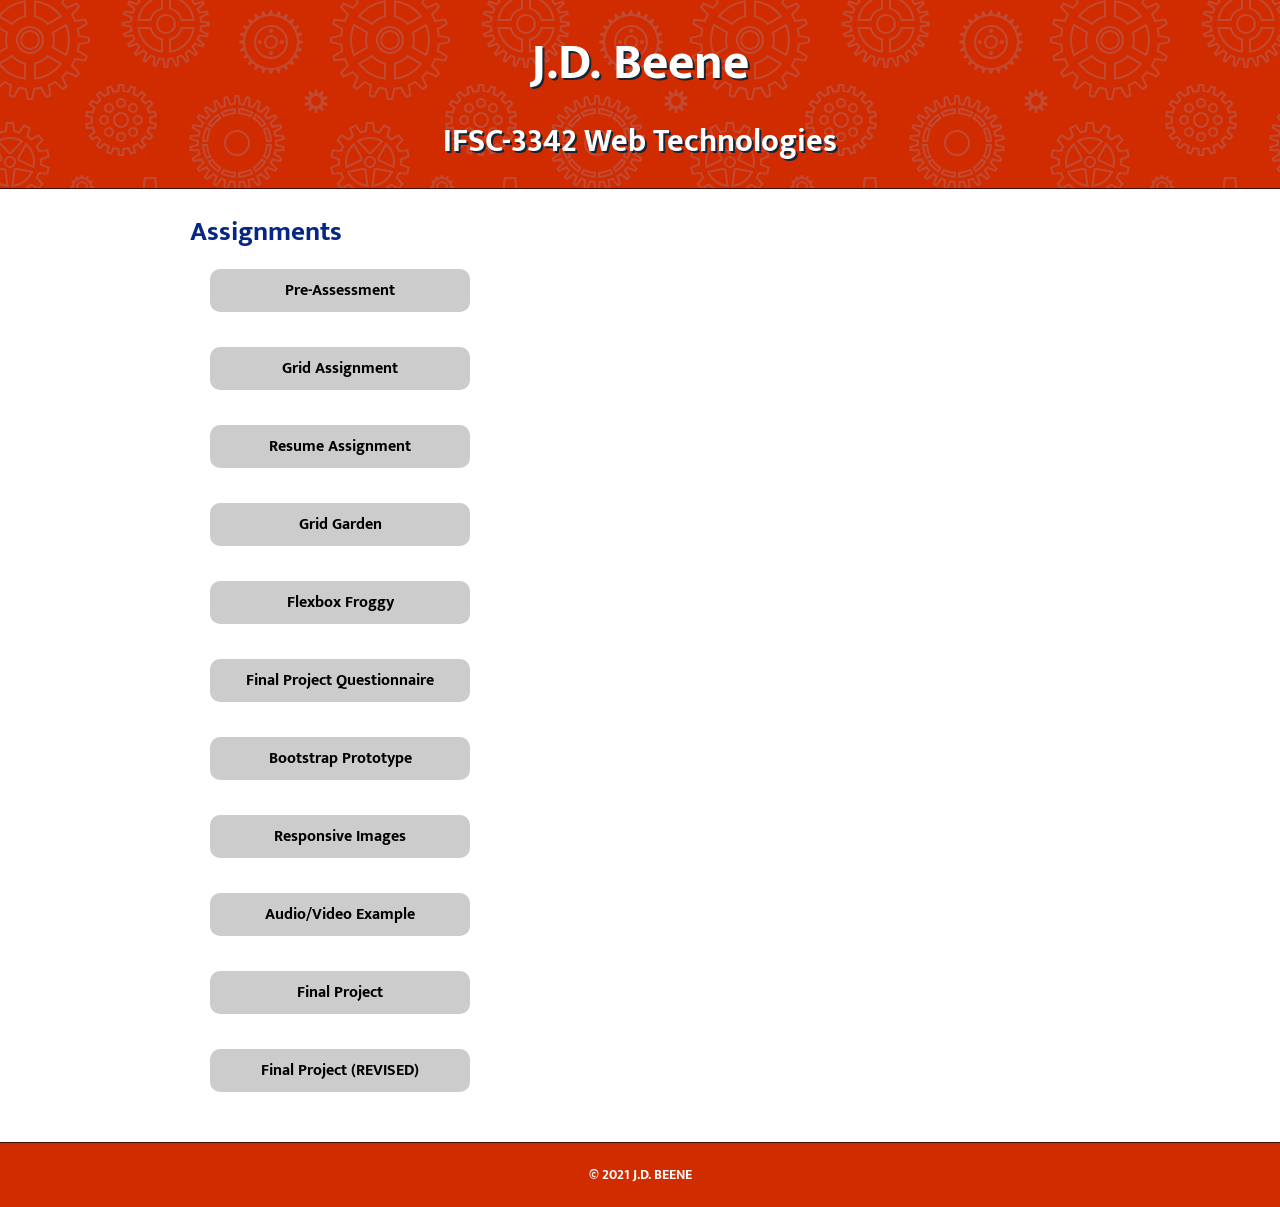
<file: index.html>
<!doctype html>
<html lang="en">
<head>
  <title>IFSC 3342 | JD Beene</title>                                                                        <!--window title/title displayed on tab in browser-->
  <meta charset="utf-8">                                                                                     <!--character encoding-->
  <meta name="description" content="IFSC 3342 Content and Assignments" />                                    <!--succint description of the page content-->
  <meta name="author" content="JD Beene" />                                                                  <!--page content creator-->
  <meta name="keywords" content="UALR, UA Little Rock, Information Science" />                               <!--keywords for search engines-->
  <link href="https://fonts.googleapis.com/css2?family=Mukta:wght@500&display=swap" rel="stylesheet" /> 
  <link rel="stylesheet" href="assets/css/style.css" type="text/css" />
</head>
<body>
  <header role="banner" class="primary">
    <h1>J.D. Beene</h1>
    <h2>IFSC-3342 Web Technologies</h2>
  </header>
  <div id="container">
    <h3>Assignments</h3>
    <nav>
      <ul>
          <li><a href="pre-assessment/index.html"><strong>Pre-Assessment</strong></a></li>
          <li><a href="grid-new/index.html"><strong>Grid Assignment</strong></a></li>
          <li><a href="resume/index.html"><strong>Resume Assignment</strong></a></li>
          <li><a href="assets/img/grid-garden.jpg"><strong>Grid Garden</strong></a></li>
          <li><a href="assets/img/frog.png"><strong>Flexbox Froggy</strong></a></li>
          <li><a href="assets/img/final_question.png"><strong>Final Project Questionnaire</strong></a></li>
          <li><a href="final-proto/index.html"><strong>Bootstrap Prototype</strong></a></li>
          <li><a href="response.html"><strong>Responsive Images</strong></a></li>
          <li><a href="audio-video.html"><strong>Audio/Video Example</strong></a></li>
          <li><a href="final-project/index.html"><strong>Final Project</strong></a></li>
          <li><a href="final-project-revised/index.html"><strong>Final Project (REVISED)</strong></a></li>
      </ul>
    </nav>
  </div>
<footer id="colophon" role="contentinfo">
  <h6>&copy; 2021 J.D. Beene</h6>
</footer>
</body>
</html>
</file>
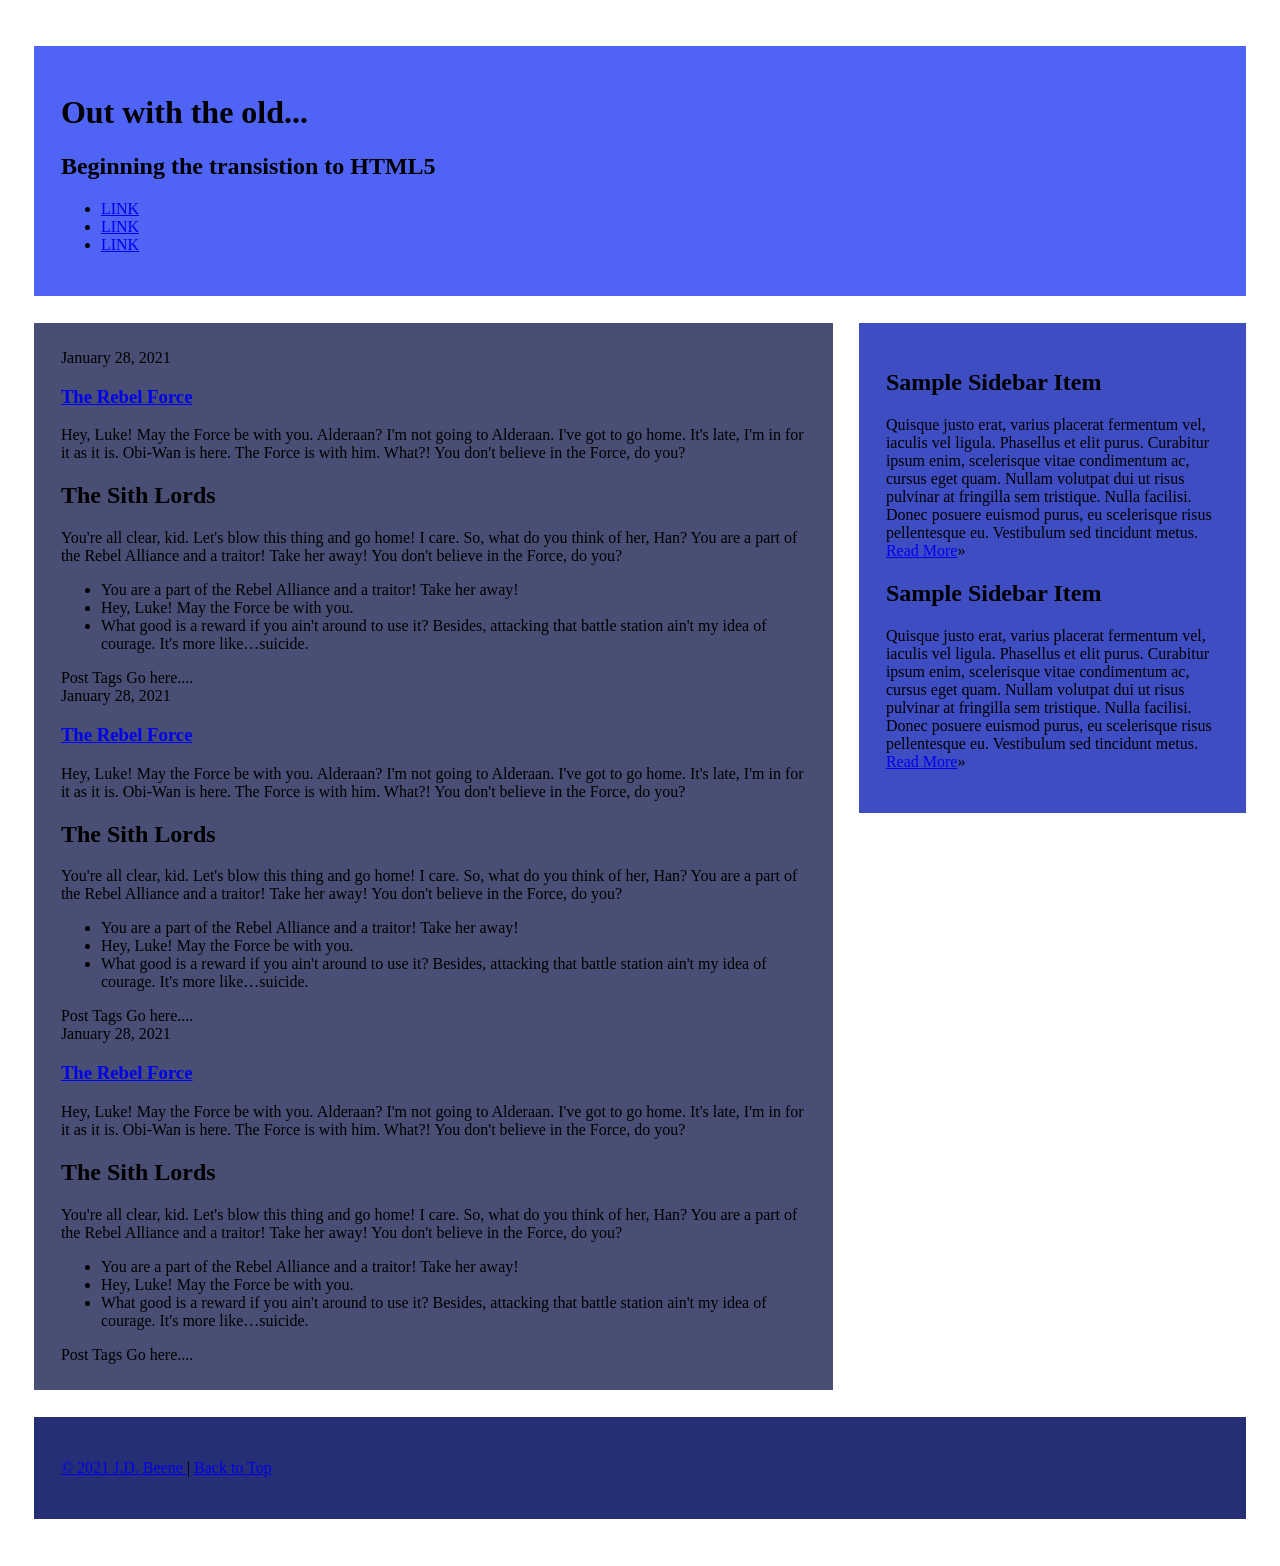
<file: grid-new/index.html>
<!doctype html>
<html lang="en">
<head>
<title>IFSC 3342 Grid Assignment</title>
  <meta charset="utf-8">                                                                                    
  <meta name="description" content="Basic Grid Design" />           
  <meta name="author" content="JD Beene" />                                                                
  <meta name="keywords" content="UALR, UA Little Rock, Information Science" />      
  <link rel="stylesheet" href="assets/css/style.css" type="text/css" />
</head>

<body>
  <div class="container cf">
    <header class="primary" role="banner">
      <h1>Out with the old...</h1>
      <h2>Beginning the transistion to HTML5</h2>
      <nav class="primary">
        <ul>
          <li><a href="#">LINK</a></li>
          <li><a href="#">LINK</a></li>
          <li><a href="#">LINK</a></li>
        </ul>
      </nav>
    </header>

    <section id="content">
      <article class="post">
        <header>
          <time class="post-date" datetime="2021-01-28">January 28, 2021</time>
          <h1> <a href="#" rel="bookmark" title="link to this post">The Rebel Force</a> </h1>
        </header>
        <p>Hey, Luke! May the Force be with you. Alderaan? I'm not going to Alderaan. I've got to go home. It's late, I'm in for it as it is. Obi-Wan is here. The Force is with him. What?! You don't believe in the Force, do you?</p>
        <h2>The Sith Lords</h2>
        <p>You're all clear, kid. Let's blow this thing and go home! I care. So, what do you think of her, Han? You are a part of the Rebel Alliance and a traitor! Take her away! You don't believe in the Force, do you?</p>
        <ul>
          <li>You are a part of the Rebel Alliance and a traitor! Take her away!</li>
          <li>Hey, Luke! May the Force be with you.</li>
          <li>What good is a reward if you ain't around to use it? Besides, attacking that battle station ain't my idea of courage. It's more like&hellip;suicide.</li>
        </ul>
        <footer class="post-meta"> Post Tags Go here.... </footer>
      </article>
      <article class="post">
        <header>
          <time class="post-date" datetime="2021-01-28">January 28, 2021</time>
          <h1> <a href="#" rel="bookmark" title="link to this post">The Rebel Force</a> </h1>
        </header>
        <p>Hey, Luke! May the Force be with you. Alderaan? I'm not going to Alderaan. I've got to go home. It's late, I'm in for it as it is. Obi-Wan is here. The Force is with him. What?! You don't believe in the Force, do you?</p>
        <h2>The Sith Lords</h2>
        <p>You're all clear, kid. Let's blow this thing and go home! I care. So, what do you think of her, Han? You are a part of the Rebel Alliance and a traitor! Take her away! You don't believe in the Force, do you?</p>
        <ul>
          <li>You are a part of the Rebel Alliance and a traitor! Take her away!</li>
          <li>Hey, Luke! May the Force be with you.</li>
          <li>What good is a reward if you ain't around to use it? Besides, attacking that battle station ain't my idea of courage. It's more like&hellip;suicide.</li>
        </ul>
        <footer class="post-meta"> Post Tags Go here.... </footer>
      </article>
      <article class="post">
        <header>
          <time class="post-date" datetime="2021-01-28">January 28, 2021</time>
          <h1> <a href="#" rel="bookmark" title="link to this post">The Rebel Force</a> </h1>
        </header>
        <p>Hey, Luke! May the Force be with you. Alderaan? I'm not going to Alderaan. I've got to go home. It's late, I'm in for it as it is. Obi-Wan is here. The Force is with him. What?! You don't believe in the Force, do you?</p>
        <h2>The Sith Lords</h2>
        <p>You're all clear, kid. Let's blow this thing and go home! I care. So, what do you think of her, Han? You are a part of the Rebel Alliance and a traitor! Take her away! You don't believe in the Force, do you?</p>
        <ul>
          <li>You are a part of the Rebel Alliance and a traitor! Take her away!</li>
          <li>Hey, Luke! May the Force be with you.</li>
          <li>What good is a reward if you ain't around to use it? Besides, attacking that battle station ain't my idea of courage. It's more like&hellip;suicide.</li>
        </ul>
        <footer class="post-meta"> Post Tags Go here.... </footer>
      </article>
    </section>
    
    <aside role="complementary" class="sidebar">
      <article class="widget">
        <h2>Sample Sidebar Item </h2>
        <p>Quisque justo erat, varius placerat fermentum vel, iaculis vel ligula. Phasellus et elit purus. Curabitur ipsum enim, scelerisque vitae condimentum ac, cursus eget quam. Nullam volutpat dui ut risus pulvinar at fringilla sem tristique. Nulla facilisi. Donec posuere euismod purus, eu scelerisque risus pellentesque eu. Vestibulum sed tincidunt metus. <a href="#">Read More</a>&raquo;</p>
      </article>
      <article class="widget">
        <h2>Sample Sidebar Item </h2>
        <p>Quisque justo erat, varius placerat fermentum vel, iaculis vel ligula. Phasellus et elit purus. Curabitur ipsum enim, scelerisque vitae condimentum ac, cursus eget quam. Nullam volutpat dui ut risus pulvinar at fringilla sem tristique. Nulla facilisi. Donec posuere euismod purus, eu scelerisque risus pellentesque eu. Vestibulum sed tincidunt metus. <a href="#">Read More</a>&raquo;</p>
      </article>
    </aside>
    <footer class="primary" role="contentinfo">
      <p><a href="https://jdbeene72.github.io/ifsc-3342/index.html" target="_blank" title="JD Beene Github Homepage">&copy; 2021 J.D. Beene </a><span class="text-white"> | </span><a href="#top">Back to Top</a></p>
    </footer>
  </div>
</body>

</html>
</file>
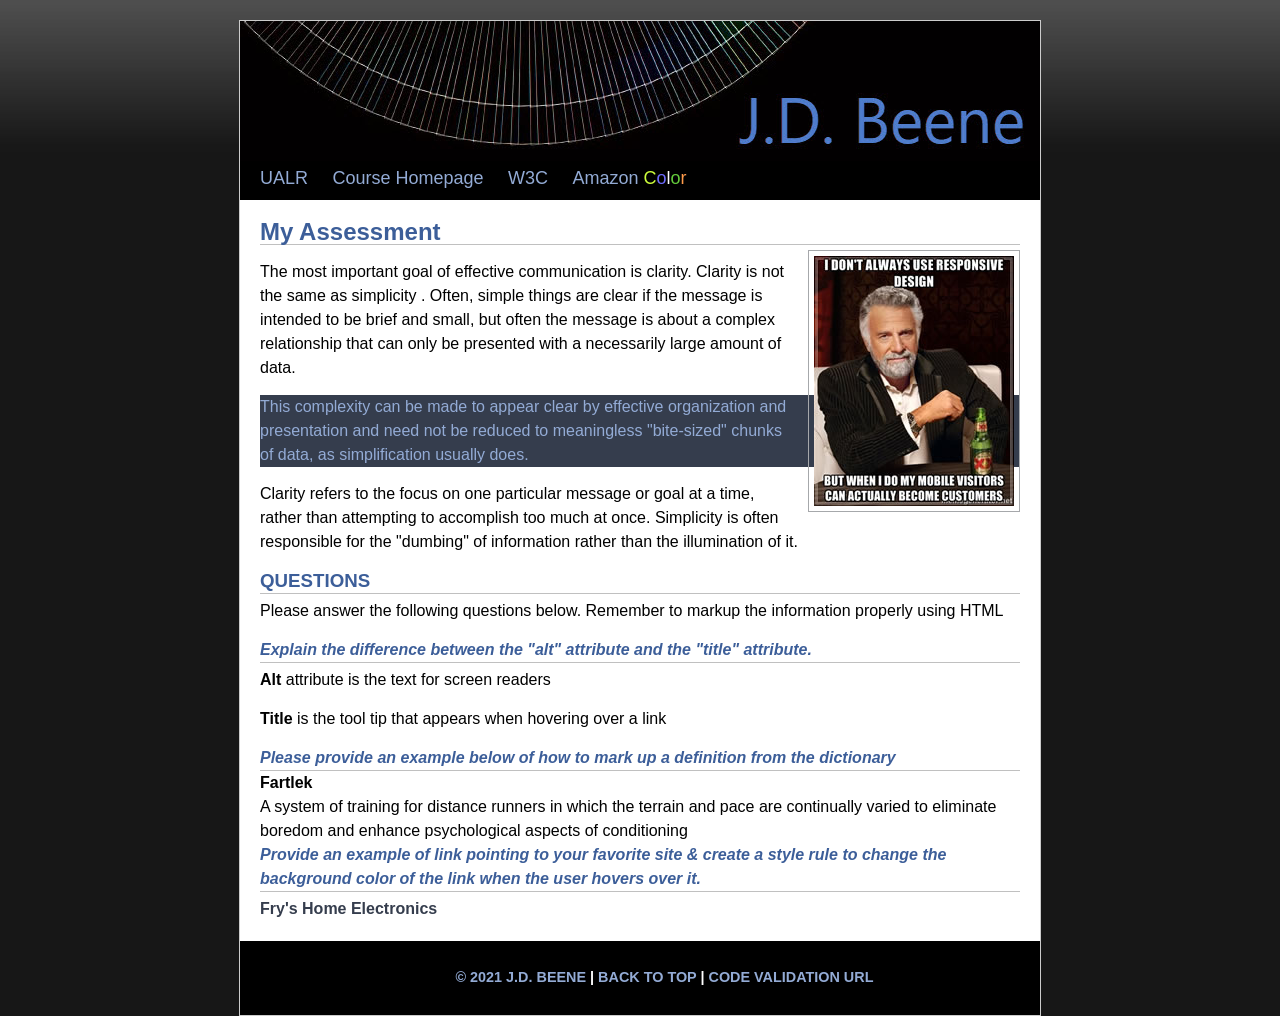
<file: pre-assessment/index.html>
<!doctype html>
<html lang="en">
<head>
<title>IFSC 3342 Pre-Assessment</title>
  <meta charset="utf-8">                                                                                     <!--character encoding-->
  <meta name="description" content="This is a skills pre-assessment for Mobile Web Development" />           <!--succint description of the page content-->
  <meta name="author" content="JD Beene" />                                                                  <!--page content creator-->
  <meta name="keywords" content="UALR, UA Little Rock, Information Science" />                               <!--keywords for search engines-->
  <link rel="stylesheet" href="assets/css/screen.css" type="text/css" />
</head>
<body>
<div id="container">
  <div id="header">
    <h1><a href="index.html">J.D. Beene</a></h1>
  </div>
  <div id="nav">
    <ul>
      <li><a href="http://ualr.edu" title="Visit UALR">UALR</a></li>
      <li><a href="https://thomaswallace.net/course/mobile-web/spring-2018/" title="Course Homepage">Course Homepage</a></li>
      <li><a href="http://www.w3.org/" title="W3C website">W3C</a></li>
      <li><a href="https://color.adobe.com/create/color-wheel" target="_blank" title="Amazon Color">Amazon <span class="text-yellow">C</span><span class="text-blue">o</span><span class="text-white">l</span><span class="text-green">o</span><span class="text-orange">r</span></a></li>
    </ul>
  </div>
  <div id="content">
    <h2>My Assessment</h2> <!--Hey Thomas! -->
    <p><img src="assets/img/interesting.jpg" class="img-right" alt="Most Interesting Man" /></p>
    <p>The most important goal of effective communication is clarity. Clarity is not the same as simplicity . Often, simple things are clear if the message is intended to be brief and small, but often the message is about a complex relationship that can only be presented with a necessarily large amount of data. </p>
    <p class="alert">This complexity can be made to appear clear by effective organization and presentation and need not be reduced to meaningless "bite-sized" chunks of data, as simplification usually does. </p>
    <p>Clarity refers to the focus on one particular message or goal at a time, rather than attempting to accomplish too much at once. Simplicity is often responsible for the "dumbing" of information rather than the illumination of it.</p>
    <h3>Questions</h3>
    <p>Please answer the following questions below. Remember to markup the information properly using HTML</p>
    <h4>Explain the difference between the &quot;alt&quot; attribute and the &quot;title&quot; attribute. </h4>
    <p><strong>Alt</strong> attribute is the text for screen readers</p>
    <p><strong>Title</strong> is the tool tip that appears when hovering over a link</p>
    <h4>Please provide an example below of how to mark up a definition from the dictionary</h4>
    <dl>
	    <dt><strong>Fartlek</strong></dt>
	    <dd>A system of training for distance runners in which the terrain and pace are continually varied to eliminate boredom and enhance psychological aspects of conditioning</dd>
    </dl>
    <h4>Provide an example of link pointing to your favorite site &amp; create a style rule to change the background color of the link when the user hovers over it. </h4>
    <div id="colorchange">
    <p><a href="https://www.frys.com/" target="_blank" title="Fry's website">Fry's Home Electronics</a></p>
    </div>
  </div>
  <div id="footer">
    <h6><a href="https://jdbeene72.github.io/ifsc-3342/index.html" target="_blank" title="JD Beene Github Homepage">&copy; 2021 J.D. Beene </a><span class="text-white"> | </span><a href="#top">Back to Top</a><span class="text-white"> | </span><a href="https://validator.w3.org/nu/?showsource=yes&doc=https%3A%2F%2Fjdbeene72.github.io%2Fifsc-3342%2Fpre-assessment%2Findex.html" target="_blank" title="Validation URL">Code Validation URL</a></h6>
  </div>
</div>
</body>
</html>
</file>
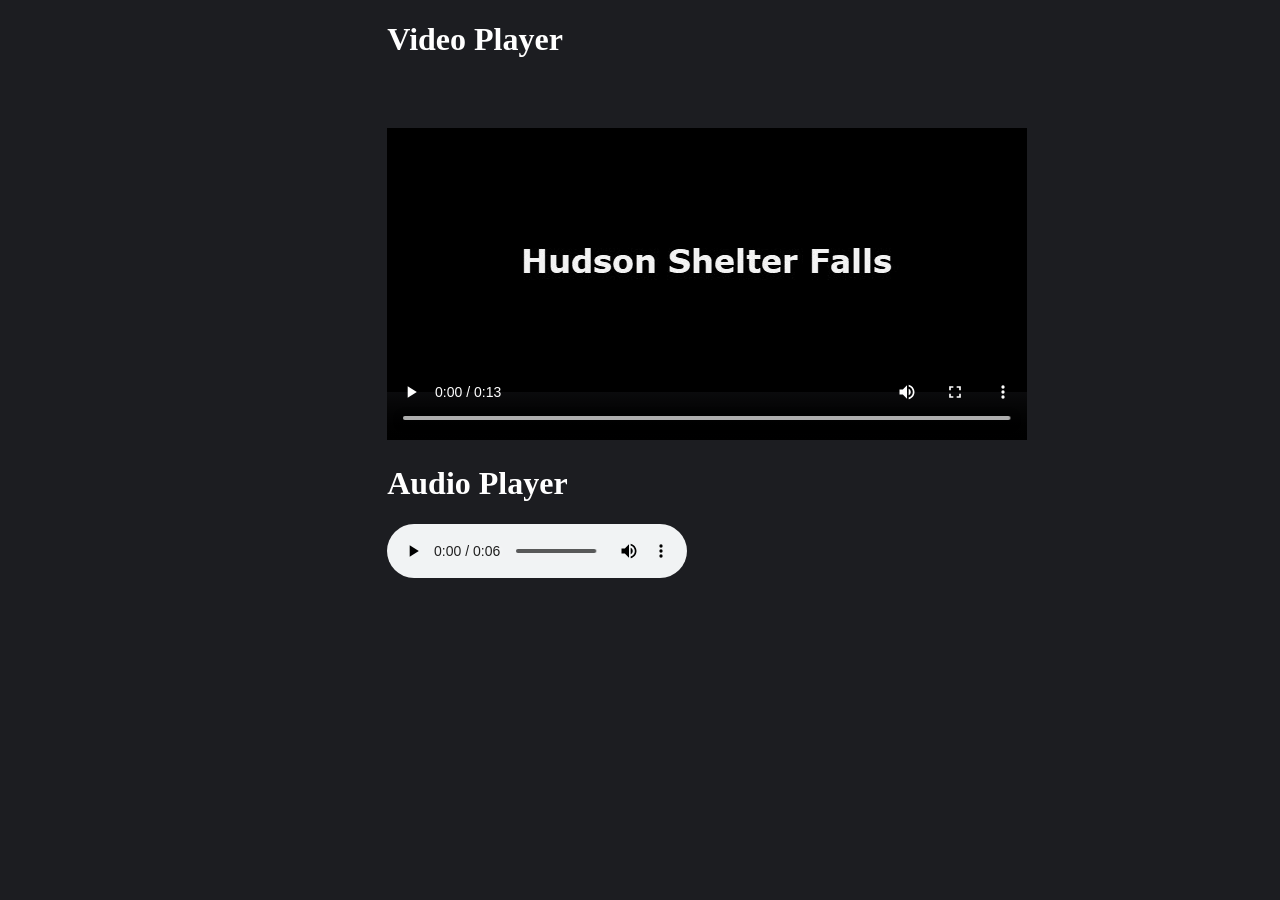
<file: audio-video.html>
<!doctype html>
<html lang="en">
<head>
<title>IFSC 3342 | Audio/Video Players</title>
  <meta charset="utf-8">                                                                                    
  <meta name="description" content="Audio/Video Players" />           
  <meta name="author" content="JD Beene" />                                                                
  <meta name="keywords" content="UALR, UA Little Rock, Information Science" />   
  <link rel="stylesheet" href="assets/css/video.css" type="text/css" />  
  <link href="https://vjs.zencdn.net/7.11.4/video-js.css" rel="stylesheet" />
</head>

<body>
    <div class="video-center">
        <h1>Video Player</h1>
            <video id="my-video"
                   class="video-js"
                   controls
                   preload="auto"
                   width="640"
                   height="360"
                   poster="assets/img/hudson.jpg"
                   data-setup="{}"
            >
            <source src="assets/video/hudson-falls.mp4" type="video/mp4" />
            <source src="assets/video/hudson-falls.webm" type="video/webm" />
            <p class="vjs-no-js">To view this video please enable JavaScript, and consider upgrading to a web browser that <a href="https://videojs.com/html5-video-support/" target="_blank">supports HTML5 video</a></p>
            </video>
    </div>

    <div class="audio-center">
        <h1>Audio Player</h1>
            <audio controls="controls">
                <source src="assets/audio/thunder.ogg" type="audio/ogg" /><!-- Firefox, Opera, Chrome -->
                <source src="assets/audio/thunder.mp3" type="audio/mp3" /><!-- Safari, Chrome, IE9+ -->
                <source src="assets/audio/thunder.wav" type="audio/wav" /><!-- Safari, Opera, IE9+, Firefox --> 
                <a href="assets/audio/thunder.mp3">Download the Audio</a>
            </audio>
    </div>
    <script src="https://vjs.zencdn.net/7.11.4/video.min.js"></script>
</body>
</html>
</file>
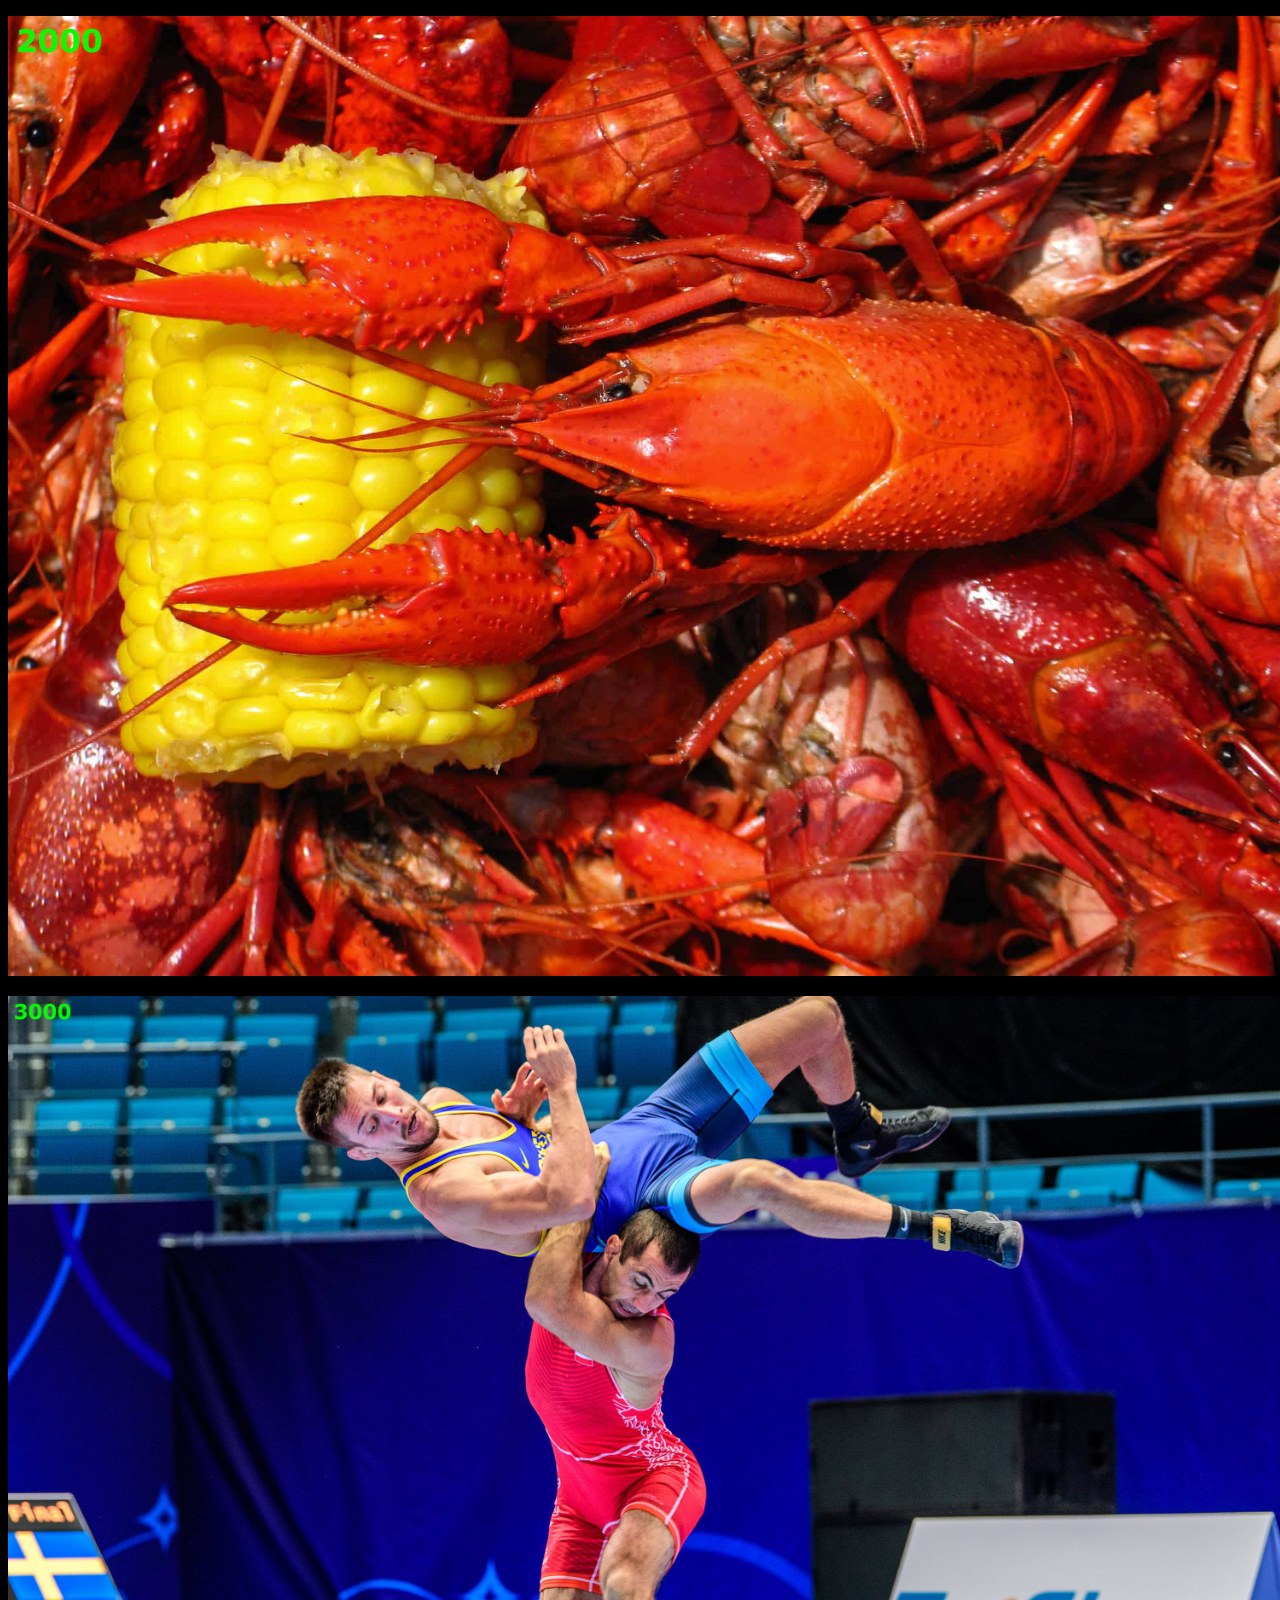
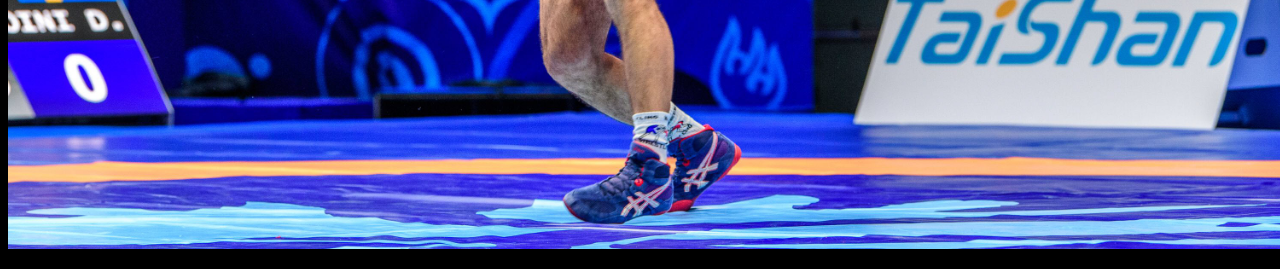
<file: response.html>
<!doctype html>
<html lang="en">
<head>
    <title>IFSC 3342 | Responsive Images</title>                                                                        
    <meta charset="utf-8">                                                                                  
    <meta name="description" content="Responsive Images" />                                    
    <meta name="author" content="JD Beene" />                                                                
    <meta name="keywords" content="UALR, UA Little Rock, Information Science" />                              
    <link rel="stylesheet" href="assets/css/response.css" type="text/css" />
</head>
<body>
    <p><img src="assets/img/img1-400.jpg"
	        srcset="assets/img/img1-2000.jpg 2000w,
	        assets/img/img1-1000.jpg 1000w,
	        assets/img/img1-600.jpg 600w,
	        assets/img/img1-400.jpg 400w"
        alt="crawfish">
    </p>
    
    <p><img src="assets/img/img2-400.jpg"
	        srcset="assets/img/img2-3000.jpg 3000w,
	        assets/img/img2-1000.jpg 1000w,
	        assets/img/img2-600.jpg 600w,
        	assets/img/img2-400.jpg 400w"
        alt="wrestling">
    </p>
</body>
</html>
</file>
<file: assets/css/style.css>
/* -------------- J.D. Beene Github Home Page Style Sheet---------------- */

/* ---------------Box Sizing----------------- */

html {
  box-sizing: border-box;
}
*,
*:before,
*:after {
  box-sizing: inherit;
}

/* ---------------Utility Styles----------------- */

.container{
  width: 80vw;
  margin: 40px auto;
  max-width: 900px;
}

.img-right{
  float: right;
  padding: 5px;
  margin: 10px 20px 10px 0;
}

.img-left{
  float: left;
  padding: 5px;
  margin: 10px 20px 10px 0;
}

.img-center{
  display: block;
  padding: 5px;
  /*border:1px solid #c0c0c0;*/
  margin: 20px auto;
}

/* ---------------Responsive Images----------------- */
img {
  max-width:100%;
  height:auto;
}

/* ---------------Global Styles----------------- */
body {
    font-family: 'Mukta', sans-serif;
    margin: 0;
}

header.primary{
  text-align: center;
  color: #ffffff;
  text-shadow: 2px 2px #152436;
  padding: 10px;
  background-color: #D12B00;
  background-image: url("data:image/svg+xml,%3Csvg xmlns='http://www.w3.org/2000/svg' width='360' height='360' viewBox='0 0 360 360'%3E%3Cpath fill='%239C92AC' fill-opacity='0.3' d='M0 85.02l4.62-4.27a49.09 49.09 0 0 0 7.33 3.74l-1.2 10.24 2.66.87 5.05-9c2.62.65 5.34 1.08 8.12 1.28L28.6 98h2.8l2.02-10.12c2.74-.2 5.46-.62 8.12-1.28l5.05 8.99 2.66-.86-1.2-10.24c2.55-1.03 5-2.29 7.33-3.74l7.58 7 2.26-1.65-4.3-9.38a48.3 48.3 0 0 0 5.8-5.8l9.38 4.3 1.65-2.26-7-7.58a49.09 49.09 0 0 0 3.74-7.33l10.24 1.2.87-2.66-9-5.05a48.07 48.07 0 0 0 1.28-8.12L88 41.4v-2.8l-10.12-2.02c-.2-2.74-.62-5.46-1.28-8.12l8.99-5.05-.86-2.66-10.24 1.2c-1.03-2.55-2.29-5-3.74-7.33l7-7.58-1.65-2.26-9.38 4.3a48.3 48.3 0 0 0-5.8-5.8L62.42 0h2.16l-1.25 2.72a50.31 50.31 0 0 1 3.95 3.95l9.5-4.36 3.52 4.85-7.08 7.68c.94 1.6 1.79 3.27 2.54 4.98l10.38-1.21 1.85 5.7-9.11 5.12c.39 1.8.68 3.65.87 5.52L90 37v6l-10.25 2.05a49.9 49.9 0 0 1-.87 5.52l9.11 5.12-1.85 5.7-10.38-1.21c-.75 1.7-1.6 3.37-2.54 4.98l7.08 7.68-3.52 4.85-9.5-4.36a50.31 50.31 0 0 1-3.95 3.95l4.36 9.5-4.85 3.52-7.68-7.08c-1.6.94-3.27 1.79-4.98 2.54l1.21 10.38-5.7 1.85-5.12-9.11c-1.8.39-3.65.68-5.52.87L33 100h-6l-2.05-10.25a49.9 49.9 0 0 1-5.52-.87l-5.12 9.11-5.7-1.85 1.21-10.38c-1.7-.75-3.37-1.6-4.98-2.54L0 87.68v-2.66zM0 52.7V27.3l8.38 4.84a22.96 22.96 0 0 0 0 15.72L0 52.7zm0-39.16A39.91 39.91 0 0 1 26 .2v17.15a22.98 22.98 0 0 0-13.62 7.86L0 18.06v-4.52zm0 52.92v-4.52l12.38-7.15A22.98 22.98 0 0 0 26 62.65V79.8A39.91 39.91 0 0 1 0 66.46zM34 79.8V62.65a22.98 22.98 0 0 0 13.62-7.86l14.85 8.58A39.97 39.97 0 0 1 34 79.8zm32.48-23.36l-14.86-8.58a22.96 22.96 0 0 0 0-15.72l14.86-8.58A39.86 39.86 0 0 1 70 40a39.9 39.9 0 0 1-3.52 16.44zm-4.01-39.8L47.62 25.2A22.98 22.98 0 0 0 34 17.35V.2a39.97 39.97 0 0 1 28.47 16.43v.01zM0 50.38l5.98-3.45a25.01 25.01 0 0 1 0-13.88L0 29.6v20.78zm.5-34.35l11.48 6.63c3.27-3.4 7.44-5.8 12.02-6.94V2.47A37.96 37.96 0 0 0 .5 16.04v-.01zm0 47.92A37.96 37.96 0 0 0 24 77.53V64.28a24.97 24.97 0 0 1-12.02-6.95L.5 63.96v-.01zM36 77.53a37.96 37.96 0 0 0 23.5-13.57l-11.48-6.63A24.97 24.97 0 0 1 36 64.28v13.25zm29.5-23.96a37.91 37.91 0 0 0 0-27.14l-11.48 6.63a25.01 25.01 0 0 1 0 13.88l11.49 6.63h-.01zm-6-37.53A37.96 37.96 0 0 0 36 2.47v13.25c4.66 1.15 8.8 3.6 12.02 6.95l11.48-6.63zM30 54a14 14 0 1 1 0-28 14 14 0 0 1 0 28zm0-2a12 12 0 1 0 0-24 12 12 0 0 0 0 24zm0-2a10 10 0 1 1 0-20 10 10 0 0 1 0 20zm0-2a8 8 0 1 0 0-16 8 8 0 0 0 0 16zm77.47 45.17l-1.62-5.97 5.67-2.06 2.61 5.64c1.09-.25 2.2-.44 3.33-.58l.52-6.2h6.04l.52 6.2c1.13.14 2.24.33 3.33.58l2.6-5.64 5.68 2.06-1.62 5.97c1.02.51 2 1.07 2.95 1.69l4.35-4.38 4.62 3.88-3.53 5c.8.84 1.53 1.71 2.23 2.62l5.52-2.6 3.02 5.23-4.98 3.46c.46 1.06.86 2.14 1.2 3.25l6.02-.54 1.05 5.94-5.84 1.54c.07 1.16.07 2.32 0 3.48l5.84 1.54-1.05 5.94-6.02-.54c-.34 1.1-.74 2.2-1.2 3.25l4.98 3.46-3.02 5.22-5.52-2.6c-.7.92-1.44 1.8-2.23 2.62l3.53 5-4.62 3.89-4.35-4.38a30.2 30.2 0 0 1-2.95 1.69l1.62 5.97-5.67 2.06-2.61-5.64c-1.09.25-2.2.44-3.33.58l-.52 6.2h-6.04l-.52-6.2a30.27 30.27 0 0 1-3.33-.58l-2.6 5.64-5.68-2.06 1.62-5.97c-1.01-.5-2-1.07-2.95-1.69l-4.35 4.38-4.62-3.88 3.53-5a32.5 32.5 0 0 1-2.23-2.62l-5.52 2.6-3.02-5.23 4.98-3.46a29.66 29.66 0 0 1-1.2-3.25l-6.02.54-1.05-5.94 5.84-1.54a30.28 30.28 0 0 1 0-3.48l-5.84-1.54 1.05-5.94 6.02.54c.34-1.1.74-2.2 1.2-3.25l-4.98-3.46 3.02-5.22 5.52 2.6c.7-.92 1.44-1.8 2.23-2.62l-3.53-5 4.62-3.89 4.35 4.38a30.2 30.2 0 0 1 2.95-1.69zm15.2-1.12l-.5-6.05h-2.34l-.5 6.05c-2.18.13-4.3.5-6.32 1.1l-2.54-5.5-2.2.8 1.6 5.85a27.97 27.97 0 0 0-5.56 3.21l-4.27-4.3-1.79 1.5 3.5 4.95a28.14 28.14 0 0 0-4.12 4.92l-5.5-2.59-1.16 2.02 4.98 3.46a27.8 27.8 0 0 0-2.2 6.03l-6.03-.55-.4 2.3 5.86 1.54a28.3 28.3 0 0 0 0 6.42l-5.87 1.55.4 2.3 6.05-.56a27.8 27.8 0 0 0 2.2 6.03l-5 3.47 1.17 2.02 5.49-2.59a28.14 28.14 0 0 0 4.12 4.92l-3.5 4.96 1.79 1.5 4.27-4.31a27.97 27.97 0 0 0 5.56 3.21l-1.6 5.85 2.2.8 2.54-5.5c2.02.6 4.14.97 6.32 1.1l.5 6.05h2.34l.5-6.05c2.18-.13 4.3-.5 6.32-1.1l2.54 5.5 2.2-.8-1.6-5.85a27.97 27.97 0 0 0 5.56-3.21l4.27 4.3 1.79-1.5-3.5-4.95a28.14 28.14 0 0 0 4.12-4.92l5.5 2.59 1.16-2.02-4.98-3.46a27.8 27.8 0 0 0 2.2-6.03l6.03.55.4-2.3-5.86-1.54a28.3 28.3 0 0 0 0-6.42l5.87-1.55-.4-2.3-6.05.56a27.8 27.8 0 0 0-2.2-6.03l4.99-3.46-1.17-2.02-5.49 2.59a28.14 28.14 0 0 0-4.12-4.92l3.5-4.96-1.79-1.5-4.27 4.31a27.97 27.97 0 0 0-5.56-3.21l1.6-5.85-2.2-.8-2.54 5.5c-2.02-.6-4.14-.97-6.32-1.1l.01-.01zM121 128a8 8 0 1 1 0-16 8 8 0 0 1 0 16zm0-2a6 6 0 1 0 0-12 6 6 0 0 0 0 12zm0-18a5 5 0 1 1 0-10 5 5 0 0 1 0 10zm8.49 3.51a5 5 0 1 1 6.95-7.2 5 5 0 0 1-6.95 7.2zM133 120a5 5 0 1 1 10 0 5 5 0 0 1-10 0zm-3.51 8.49a5 5 0 1 1 7.2 6.95 5 5 0 0 1-7.2-6.95zM121 132a5 5 0 1 1 0 10 5 5 0 0 1 0-10zm-8.49-3.51a5 5 0 1 1-6.95 7.2 5 5 0 0 1 6.95-7.2zM109 120a5 5 0 1 1-10 0 5 5 0 0 1 10 0zm3.51-8.49a5 5 0 1 1-7.2-6.95 5 5 0 0 1 7.2 6.95zM121 106a3 3 0 1 0 0-6 3 3 0 0 0 0 6zm9.9 4.1a3 3 0 1 0 4.39-4.09 3 3 0 0 0-4.39 4.09zm4.1 9.9a3 3 0 1 0 6 0 3 3 0 0 0-6 0zm-4.1 9.9a3 3 0 1 0 4.09 4.39 3 3 0 0 0-4.09-4.39zM121 134a3 3 0 1 0 0 6 3 3 0 0 0 0-6zm-9.9-4.1a3 3 0 1 0-4.39 4.09 3 3 0 0 0 4.39-4.09zM107 120a3 3 0 1 0-6 0 3 3 0 0 0 6 0zm4.1-9.9a3 3 0 1 0-4.09-4.39 3 3 0 0 0 4.09 4.39zm129.42-6.95v.01c.87.07 1.74.17 2.6.3l1.5-3.91 1.94-3.64 3.89.97v4.13l-.5 4.13c.83.28 1.64.59 2.44.93l2.42-3.43 2.76-3.07 3.54 1.88-1 4-1.49 3.89c.73.47 1.45.97 2.15 1.49l3.19-2.76 3.42-2.3 2.97 2.67-1.93 3.65-2.38 3.4c.6.64 1.2 1.3 1.76 1.99l3.68-1.94 3.85-1.48 2.29 3.28-2.7 3.11-3.12 2.82c.43.76.84 1.53 1.22 2.32l4.04-1 4.1-.5 1.43 3.73-3.37 2.37-3.7 1.98c.23.84.44 1.68.62 2.54l4.17.01 4.1.5.48 3.97-3.85 1.48-4.06 1.02c.03.87.03 1.75 0 2.62l4.06 1.02 3.85 1.48-.48 3.97-4.1.51h-4.17c-.18.86-.39 1.71-.63 2.54l3.7 1.98 3.38 2.37-1.43 3.73-4.1-.5-4.04-1c-.38.79-.79 1.56-1.22 2.32l3.13 2.82 2.7 3.11-2.3 3.28-3.85-1.48-3.68-1.95a37 37 0 0 1-1.76 2l2.38 3.41 1.93 3.64-2.97 2.67-3.42-2.3-3.19-2.76a40.1 40.1 0 0 1-2.15 1.48l1.48 3.9 1 4-3.53 1.88-2.76-3.07-2.42-3.43c-.8.33-1.61.65-2.45.93l.5 4.13v4.13l-3.88.97-1.94-3.65-1.5-3.9c-.86.13-1.73.23-2.6.31L240 187l-1 4h-4l-1-4-.52-4.16a37.6 37.6 0 0 1-2.6-.3l-1.5 3.91-1.94 3.64-3.89-.97v-4.13l.5-4.13c-.83-.28-1.64-.59-2.44-.93l-2.42 3.43-2.76 3.07-3.54-1.88 1-4 1.49-3.89c-.74-.47-1.45-.97-2.15-1.49l-3.19 2.76-3.42 2.3-2.97-2.67 1.93-3.65 2.38-3.4c-.61-.65-1.2-1.31-1.76-1.99l-3.68 1.94-3.85 1.48-2.29-3.28 2.7-3.11 3.12-2.82c-.43-.76-.84-1.53-1.22-2.32l-4.04 1-4.1.5-1.43-3.73 3.37-2.37 3.7-1.98c-.23-.84-.44-1.68-.62-2.54l-4.17-.01-4.1-.5-.48-3.97 3.85-1.48 4.06-1.02c-.03-.87-.03-1.75 0-2.62l-4.06-1.02-3.85-1.48.48-3.97 4.1-.51h4.17c.18-.86.39-1.71.63-2.54l-3.7-1.98-3.38-2.37 1.43-3.73 4.1.5 4.04 1c.38-.79.79-1.56 1.22-2.32l-3.13-2.82-2.7-3.11 2.3-3.28 3.85 1.48 3.68 1.95a37 37 0 0 1 1.76-2l-2.38-3.41-1.93-3.64 2.97-2.67 3.42 2.3 3.19 2.76c.7-.52 1.41-1.02 2.15-1.48l-1.48-3.9-1-4 3.53-1.88 2.76 3.07 2.42 3.43c.8-.33 1.61-.65 2.45-.93l-.5-4.13v-4.13l3.88-.97 1.94 3.65 1.5 3.9c.86-.13 1.73-.23 2.6-.31L234 99l1-4h4l1 4 .52 4.15zm-14.3 3.4c-1.83.54-3.6 1.21-5.3 2l-3.5-4.97-1.38-1.53-.88.47.5 2 2.16 5.67a38.09 38.09 0 0 0-4.66 3.22l-4.61-4-1.71-1.15-.75.67.97 1.82 3.47 4.98a38.22 38.22 0 0 0-3.79 4.28l-5.37-2.84-1.92-.74-.57.82 1.35 1.56 4.52 4.09a37.9 37.9 0 0 0-2.64 5l-5.89-1.45-2.04-.25-.36.94 1.69 1.18 5.36 2.87a37.74 37.74 0 0 0-1.35 5.5l-6.08.01-2.04.25-.12 1 1.92.73 5.9 1.5a38.54 38.54 0 0 0 0 5.65l-5.9 1.49-1.92.74.12.99 2.04.25 6.08.01c.31 1.86.77 3.7 1.35 5.5l-5.36 2.87-1.7 1.18.37.94 2.04-.25 5.9-1.46a37.9 37.9 0 0 0 2.63 5.01l-4.52 4.1-1.35 1.55.57.82 1.92-.74 5.37-2.84a38.22 38.22 0 0 0 3.8 4.28l-3.48 4.98-.97 1.82.75.67 1.7-1.15 4.62-4a38.09 38.09 0 0 0 4.66 3.22l-2.17 5.67-.5 2 .89.47 1.38-1.53 3.5-4.98c1.7.8 3.47 1.47 5.3 2l-.73 6.04v2.06l.97.24.97-1.82 2.2-5.68c1.83.36 3.7.6 5.62.68L236 187l.5 2h1l.5-2 .75-6.04a38.2 38.2 0 0 0 5.62-.68l2.2 5.68.97 1.82.97-.24v-2.06l-.73-6.03c1.83-.54 3.6-1.21 5.3-2l3.5 4.97 1.38 1.53.88-.47-.5-2-2.16-5.67a38.09 38.09 0 0 0 4.66-3.22l4.61 4 1.71 1.15.75-.67-.97-1.82-3.47-4.98a38.22 38.22 0 0 0 3.79-4.28l5.37 2.84 1.92.74.57-.82-1.35-1.56-4.52-4.09c1-1.6 1.88-3.27 2.64-5l5.89 1.45 2.04.25.36-.94-1.69-1.18-5.36-2.87a37.4 37.4 0 0 0 1.35-5.5l6.08-.01 2.04-.25.12-1-1.92-.73-5.9-1.5c.14-1.88.14-3.77 0-5.65l5.9-1.49 1.92-.74-.12-.99-2.04-.25-6.08-.01a37.4 37.4 0 0 0-1.35-5.5l5.36-2.87 1.7-1.18-.37-.94-2.04.25-5.9 1.46a37.9 37.9 0 0 0-2.63-5.01l4.52-4.1 1.35-1.55-.57-.82-1.92.74-5.37 2.84a38.22 38.22 0 0 0-3.8-4.28l3.48-4.98.97-1.82-.75-.67-1.7 1.15-4.62 4a38.09 38.09 0 0 0-4.66-3.22l2.17-5.67.5-2-.89-.47-1.38 1.53-3.5 4.98c-1.7-.8-3.47-1.47-5.3-2l.73-6.04v-2.06l-.97-.24-.97 1.82-2.2 5.68c-1.83-.36-3.7-.6-5.62-.68L238 99l-.5-2h-1l-.5 2-.75 6.04c-1.92.09-3.8.32-5.62.68l-2.2-5.68-.97-1.82-.97.24v2.06l.73 6.03zm-5.85 5.65A34.82 34.82 0 0 1 236 108v6a28.8 28.8 0 0 0-12.63 3.39l-3-5.2v.01zm2.8.83l1 1.74a30.8 30.8 0 0 1 9.83-2.63v-2.01a32.8 32.8 0 0 0-10.83 2.9zm-4.53.17l3 5.2a29.12 29.12 0 0 0-9.24 9.24l-5.2-3a35.18 35.18 0 0 1 11.44-11.44zm-.67 2.84a33.19 33.19 0 0 0-7.93 7.93l1.74 1a31.18 31.18 0 0 1 7.2-7.2l-1.01-1.73zm-11.77 10.33h-.01l5.2 3A28.8 28.8 0 0 0 208 142h-6a34.82 34.82 0 0 1 4.2-15.63zm.83 2.8a32.8 32.8 0 0 0-2.9 10.83h2.01a30.8 30.8 0 0 1 2.63-9.83l-1.74-1zM202.01 144h6.01c.15 4.41 1.3 8.73 3.38 12.63l-5.2 3a34.82 34.82 0 0 1-4.19-15.63zm2.12 2a32.8 32.8 0 0 0 2.9 10.84l1.74-1a30.8 30.8 0 0 1-2.63-9.84h-2.01zm3.07 15.36l5.2-3c2.34 3.74 5.5 6.9 9.24 9.24l-3 5.2a35.18 35.18 0 0 1-11.44-11.44zm2.84.67a33.19 33.19 0 0 0 7.93 7.93l1-1.74a31.18 31.18 0 0 1-7.2-7.2l-1.73 1.01zm10.33 11.77v.01l3-5.2A28.85 28.85 0 0 0 236 172v6a34.82 34.82 0 0 1-15.63-4.2zm2.8-.83a32.8 32.8 0 0 0 10.83 2.9v-2.01a30.8 30.8 0 0 1-9.83-2.63l-1 1.74zm14.83 5.02v-6.01c4.41-.15 8.73-1.3 12.63-3.38l3 5.2a34.82 34.82 0 0 1-15.63 4.19zm2-2.12a32.8 32.8 0 0 0 10.84-2.9l-1-1.74a30.8 30.8 0 0 1-9.84 2.63v2.01zm15.36-3.07l-3-5.2c3.74-2.34 6.9-5.5 9.24-9.24l5.2 3a35.18 35.18 0 0 1-11.44 11.44zm.67-2.84a33.19 33.19 0 0 0 7.93-7.93l-1.74-1a31.18 31.18 0 0 1-7.2 7.2l1.01 1.73zm11.77-10.33h.01l-5.2-3A28.85 28.85 0 0 0 266 144h6a34.82 34.82 0 0 1-4.2 15.63zm-.83-2.8a32.8 32.8 0 0 0 2.9-10.83h-2.01a30.8 30.8 0 0 1-2.63 9.83l1.74 1zm5.02-14.83h-6.01a28.85 28.85 0 0 0-3.38-12.63l5.2-3a34.82 34.82 0 0 1 4.19 15.63zm-2.12-2a32.8 32.8 0 0 0-2.9-10.84l-1.74 1a30.8 30.8 0 0 1 2.63 9.84h2.01zm-3.07-15.36l-5.2 3a29.12 29.12 0 0 0-9.24-9.24l3-5.2a35.18 35.18 0 0 1 11.44 11.44zm-2.84-.67a33.19 33.19 0 0 0-7.93-7.93l-1 1.74a31.18 31.18 0 0 1 7.2 7.2l1.73-1.01zM238 108a34.82 34.82 0 0 1 15.63 4.19l-3 5.2a28.85 28.85 0 0 0-12.63-3.38V108zm12.84 5.02a32.8 32.8 0 0 0-10.84-2.9v2.01a30.8 30.8 0 0 1 9.83 2.63l1-1.74h.01zM237 156a13 13 0 1 1 0-26 13 13 0 0 1 0 26zm0-2a11 11 0 1 0 0-22 11 11 0 0 0 0 22zM137.54 0h56.92l-.74 1.03c.57.7 1.12 1.4 1.64 2.14l7.75-2.9 2 3.46-6.38 5.25c.37.82.72 1.65 1.03 2.5l8.22-.8 1.04 3.86-7.52 3.43c.15.88.26 1.77.35 2.67L210 22v4l-8.15 1.36c-.09.9-.2 1.8-.35 2.67l7.52 3.43-1.04 3.86-8.22-.8c-.31.85-.66 1.68-1.03 2.5l6.38 5.25-2 3.46-7.75-2.9c-.52.74-1.07 1.45-1.64 2.14l4.8 6.73-2.82 2.83-6.73-4.8c-.7.56-1.4 1.11-2.14 1.63l2.9 7.75-3.46 2-5.25-6.38c-.82.37-1.65.72-2.5 1.03l.8 8.22-3.86 1.04-3.43-7.52c-.88.15-1.77.26-2.67.35L168 68h-4l-1.36-8.15c-.9-.09-1.8-.2-2.67-.35l-3.43 7.52-3.86-1.04.8-8.22c-.85-.31-1.68-.66-2.5-1.03l-5.25 6.38-3.46-2 2.9-7.75a36.15 36.15 0 0 1-2.14-1.64l-6.73 4.8-2.83-2.82 4.8-6.73c-.56-.7-1.11-1.4-1.63-2.14l-7.75 2.9-2-3.46 6.38-5.25c-.37-.82-.72-1.65-1.03-2.5l-8.22.8-1.04-3.86 7.52-3.43c-.15-.88-.26-1.77-.35-2.67L122 26v-4l8.15-1.36c.09-.9.2-1.8.35-2.67l-7.52-3.43 1.04-3.86 8.22.8c.31-.85.66-1.68 1.03-2.5l-6.38-5.25 2-3.46 7.75 2.9c.52-.74 1.07-1.45 1.64-2.14L137.54 0zm2.43 0l.83 1.17a34.14 34.14 0 0 0-3.38 4.4l-7.63-2.86-.33.58 6.29 5.18a33.79 33.79 0 0 0-2.13 5.12l-8.1-.78-.18.64 7.42 3.37a34.02 34.02 0 0 0-.72 5.5L124 23.68v.66l8.04 1.34c.1 1.88.33 3.72.72 5.5l-7.42 3.38.18.64 8.1-.78a33.88 33.88 0 0 0 2.13 5.12l-6.29 5.18.33.58 7.63-2.86c1 1.56 2.14 3.03 3.38 4.4l-4.73 6.63.47.47 6.63-4.73a34.14 34.14 0 0 0 4.4 3.38l-2.86 7.63.58.33 5.18-6.29c1.63.84 3.35 1.56 5.12 2.13l-.78 8.1.64.18 3.37-7.42c1.79.39 3.63.63 5.5.72l1.35 8.04h.66l1.34-8.04c1.88-.1 3.72-.33 5.5-.72l3.38 7.42.64-.18-.78-8.1a33.88 33.88 0 0 0 5.12-2.13l5.18 6.29.58-.33-2.86-7.63c1.56-1 3.03-2.14 4.4-3.38l6.63 4.73.47-.47-4.73-6.63a34.14 34.14 0 0 0 3.38-4.4l7.63 2.86.33-.58-6.29-5.18a33.79 33.79 0 0 0 2.13-5.12l8.1.78.18-.64-7.42-3.37c.39-1.79.63-3.63.72-5.5l8.04-1.35v-.66l-8.04-1.34c-.1-1.88-.33-3.72-.72-5.5l7.42-3.38-.18-.64-8.1.78a33.79 33.79 0 0 0-2.13-5.12l6.29-5.18-.33-.58-7.63 2.86c-1-1.56-2.14-3.03-3.38-4.4l.83-1.17h-52.06V0zm-2.82 27h14.15A15.02 15.02 0 0 0 163 38.7v14.15A29.01 29.01 0 0 1 137.15 27zm12.57-27H163v9.3A15.02 15.02 0 0 0 151.3 21h-14.15a28.99 28.99 0 0 1 12.57-21zM169 52.85V38.7A15.02 15.02 0 0 0 180.7 27h14.15A29.01 29.01 0 0 1 169 52.85zM182.28 0a28.99 28.99 0 0 1 12.57 21H180.7A15.02 15.02 0 0 0 169 9.3V0h13.28zm-42.82 29A27.03 27.03 0 0 0 161 50.54V40.25A17.04 17.04 0 0 1 149.75 29h-10.29zm14.16-29a27.04 27.04 0 0 0-14.16 19h10.29A17.04 17.04 0 0 1 161 7.75V0h-7.38zM171 50.54A27.03 27.03 0 0 0 192.54 29h-10.29A17.04 17.04 0 0 1 171 40.25v10.29zM178.38 0H171v7.75A17.04 17.04 0 0 1 182.25 19h10.29a27.04 27.04 0 0 0-14.16-19zM166 34a10 10 0 1 1 0-20 10 10 0 0 1 0 20zm0-2a8 8 0 1 0 0-16 8 8 0 0 0 0 16zm-39.51 176.15l-10.67-7.95 6-10.4 12.23 5.27a23.97 23.97 0 0 1 8.4-4.86L144 177h12l1.55 13.21a23.97 23.97 0 0 1 8.4 4.86l12.23-5.27 6 10.4-10.67 7.95a24 24 0 0 1 0 9.7l10.67 7.95-6 10.4-12.23-5.27a23.97 23.97 0 0 1-8.4 4.86L156 249h-12l-1.55-13.21a23.97 23.97 0 0 1-8.4-4.86l-12.23 5.27-6-10.4 10.67-7.95a24.1 24.1 0 0 1 0-9.7zm29.25-16.4l-1.5-12.75h-8.48l-1.5 12.76c-3.75 1-7.1 2.99-9.79 5.65l-11.8-5.08-4.23 7.34 10.3 7.68c-.98 3.7-.98 7.6 0 11.3l-10.3 7.68 4.23 7.34 11.8-5.08a22.1 22.1 0 0 0 9.8 5.65l1.5 12.76h8.47l1.5-12.76c3.75-1 7.1-2.99 9.79-5.65l11.8 5.08 4.23-7.34-10.3-7.68c.98-3.7.98-7.6 0-11.3l10.3-7.68-4.23-7.34-11.8 5.08a21.98 21.98 0 0 0-9.8-5.65l.01-.01zM150 225a12 12 0 1 1 0-24 12 12 0 0 1 0 24zm0-2a10 10 0 1 0 0-20 10 10 0 0 0 0 20zm3.53 67.72l4.26.07.51 1.93-3.65 2.19c.11.63.2 1.27.25 1.92L159 298v2l-4.1 1.17c-.05.65-.14 1.29-.25 1.92l3.65 2.2-.51 1.92-4.26.07c-.22.61-.47 1.21-.74 1.8l2.96 3.05-1 1.74-4.13-1.04a24.1 24.1 0 0 1-1.18 1.54l2.07 3.72-1.42 1.42-3.72-2.07c-.5.41-1.01.8-1.54 1.18l1.04 4.13-1.74 1-3.05-2.96c-.59.27-1.19.52-1.8.74l-.07 4.26-1.93.51-2.19-3.65c-.63.11-1.27.2-1.92.25L132 327h-2l-1.17-4.1c-.65-.05-1.29-.14-1.92-.25l-2.2 3.65-1.92-.51-.07-4.26c-.61-.22-1.21-.47-1.8-.74l-3.05 2.96-1.74-1 1.04-4.13a24.1 24.1 0 0 1-1.54-1.18l-3.72 2.07-1.42-1.42 2.07-3.72c-.41-.5-.8-1.01-1.18-1.54l-4.13 1.04-1-1.74 2.96-3.05c-.27-.59-.52-1.19-.74-1.8l-4.26-.07-.51-1.93 3.65-2.19c-.11-.63-.2-1.27-.25-1.92L103 300v-2l4.1-1.17c.05-.65.14-1.29.25-1.92l-3.65-2.2.51-1.92 4.26-.07c.22-.61.47-1.21.74-1.8l-2.96-3.05 1-1.74 4.13 1.04c.38-.53.77-1.04 1.18-1.54l-2.07-3.72 1.42-1.42 3.72 2.07c.5-.41 1.01-.8 1.54-1.18l-1.04-4.13 1.74-1 3.05 2.96c.59-.27 1.19-.52 1.8-.74l.07-4.26 1.93-.51 2.19 3.65c.63-.11 1.27-.2 1.92-.25L130 271h2l1.17 4.1c.65.05 1.29.14 1.92.25l2.2-3.65 1.92.51.07 4.26c.61.22 1.21.47 1.8.74l3.05-2.96 1.74 1-1.04 4.13c.53.38 1.04.77 1.54 1.18l3.72-2.07 1.42 1.42-2.07 3.72c.41.5.8 1.01 1.18 1.54l4.13-1.04 1 1.74-2.96 3.05c.27.59.52 1.19.74 1.8zM109 299a22 22 0 1 0 44 0 22 22 0 0 0-44 0zm27.11-10.86l-3 5.22a6 6 0 0 0-4.21 0l-3.01-5.22a11.95 11.95 0 0 1 10.22 0zm1.74 1a12 12 0 0 1 5.1 8.86h-6.01a6.01 6.01 0 0 0-2.1-3.64l3-5.22h.01zm-13.7 0l3.02 5.22a6.01 6.01 0 0 0-2.1 3.64h-6.03a12 12 0 0 1 5.11-8.86zm-5.1 10.86h6.01a6.01 6.01 0 0 0 2.1 3.64l-3 5.22a12 12 0 0 1-5.12-8.86h.01zm6.84 9.86l3-5.22a6 6 0 0 0 4.21 0l3.01 5.22a11.95 11.95 0 0 1-10.22 0zm11.96-1l-3.02-5.22a6.01 6.01 0 0 0 2.1-3.64h6.03a12 12 0 0 1-5.11 8.86zm-4.68-19.62a10.04 10.04 0 0 0-4.34 0l1.05 1.82c.74-.1 1.5-.1 2.24 0l1.05-1.82zm5.2 3l-1.05 1.82c.46.59.84 1.24 1.12 1.94h2.1a9.99 9.99 0 0 0-2.17-3.76zm-14.74 0a9.99 9.99 0 0 0-2.17 3.76h2.1c.28-.7.66-1.35 1.12-1.94l-1.05-1.82zm-2.17 9.76a9.99 9.99 0 0 0 2.17 3.76l1.05-1.82a8.01 8.01 0 0 1-1.12-1.94h-2.1zm7.37 6.76c1.43.32 2.91.32 4.34 0l-1.05-1.82c-.74.1-1.5.1-2.24 0l-1.05 1.82zm9.54-3a9.99 9.99 0 0 0 2.17-3.76h-2.1c-.28.7-.66 1.35-1.12 1.94l1.05 1.82zM127 299a4 4 0 1 1 8 0 4 4 0 0 1-8 0zm2 0a2 2 0 1 0 4 0 2 2 0 0 0-4 0zm15 0a4 4 0 1 1 8 0 4 4 0 0 1-8 0zm-6.5 11.26a4 4 0 1 1 4 6.93 4 4 0 0 1-4-6.93zm-13 0a4 4 0 1 1-4 6.93 4 4 0 0 1 4-6.93zM118 299a4 4 0 1 1-8 0 4 4 0 0 1 8 0zm6.5-11.26a4 4 0 1 1-4-6.93 4 4 0 0 1 4 6.93zm13 0a4 4 0 1 1 4-6.93 4 4 0 0 1-4 6.93zM146 299a2 2 0 1 0 4 0 2 2 0 0 0-4 0zm-7.5 12.99a2 2 0 1 0 1.66 3.64 2 2 0 0 0-1.66-3.64zm-15 0a2 2 0 1 0-2.15 3.38 2 2 0 0 0 2.15-3.38zM116 299a2 2 0 1 0-4 0 2 2 0 0 0 4 0zm7.5-12.99a2 2 0 1 0-1.66-3.64 2 2 0 0 0 1.66 3.64zm15 0a2 2 0 1 0 2.15-3.38 2 2 0 0 0-2.15 3.38zm103.8-61.7l-.8-8.22 5.8-1.55 3.42 7.52c2.26-.43 4.57-.74 6.92-.9L259 213h6l1.36 8.16c2.35.16 4.66.47 6.92.9l3.42-7.52 5.8 1.55-.8 8.22c2.21.77 4.37 1.66 6.45 2.68l5.25-6.38 5.2 3-2.9 7.74a60.25 60.25 0 0 1 5.53 4.25l6.73-4.8 4.24 4.24-4.8 6.73a60.25 60.25 0 0 1 4.25 5.53l7.74-2.9 3 5.2-6.38 5.25a59.62 59.62 0 0 1 2.68 6.45l8.22-.8 1.55 5.8-7.52 3.42c.43 2.26.74 4.57.9 6.92L330 278v6l-8.16 1.36a60.03 60.03 0 0 1-.9 6.92l7.52 3.42-1.55 5.8-8.22-.8a59.62 59.62 0 0 1-2.68 6.45l6.38 5.25-3 5.2-7.74-2.9a60.25 60.25 0 0 1-4.25 5.53l4.8 6.73-4.24 4.24-6.73-4.8a60.25 60.25 0 0 1-5.53 4.25l2.9 7.74-5.2 3-5.25-6.38a59.62 59.62 0 0 1-6.45 2.68l.8 8.22-5.8 1.55-3.42-7.52c-2.26.43-4.57.74-6.92.9L265 349h-6l-1.36-8.16a60.03 60.03 0 0 1-6.92-.9l-3.42 7.52-5.8-1.55.8-8.22a59.62 59.62 0 0 1-6.45-2.68l-5.25 6.38-5.2-3 2.9-7.74a60.25 60.25 0 0 1-5.53-4.25l-6.73 4.8-4.24-4.24 4.8-6.73a60.25 60.25 0 0 1-4.25-5.53l-7.74 2.9-3-5.2 6.38-5.25a59.62 59.62 0 0 1-2.68-6.45l-8.22.8-1.55-5.8 7.52-3.42c-.43-2.29-.73-4.6-.9-6.92L194 284v-6l8.16-1.36c.16-2.35.47-4.66.9-6.92l-7.52-3.42 1.55-5.8 8.22.8c.77-2.2 1.66-4.35 2.68-6.45l-6.38-5.25 3-5.2 7.74 2.9a60.25 60.25 0 0 1 4.25-5.53l-4.8-6.73 4.24-4.24 6.73 4.8a60.25 60.25 0 0 1 5.53-4.25l-2.9-7.74 5.2-3 5.25 6.38a59.62 59.62 0 0 1 6.45-2.68zm2.12 1.4c-3.15 1-6.19 2.27-9.08 3.77l-5.19-6.3-2.3 1.33 2.86 7.65a58.24 58.24 0 0 0-7.79 5.98l-6.65-4.75-1.88 1.88 4.75 6.65a58.24 58.24 0 0 0-5.98 7.79l-7.65-2.86-1.33 2.3 6.3 5.2a57.64 57.64 0 0 0-3.77 9.07l-8.12-.79-.69 2.58 7.43 3.38a58 58 0 0 0-1.27 9.73l-8.06 1.35v2.66l8.06 1.35c.15 3.32.58 6.58 1.27 9.73l-7.43 3.38.7 2.58 8.11-.79c1 3.15 2.27 6.19 3.77 9.08l-6.3 5.19 1.33 2.3 7.65-2.86a58.24 58.24 0 0 0 5.98 7.79l-4.75 6.65 1.88 1.88 6.65-4.75a60.3 60.3 0 0 0 7.79 5.98l-2.86 7.65 2.3 1.33 5.2-6.3a56.99 56.99 0 0 0 9.07 3.77l-.79 8.12 2.58.69 3.38-7.43c3.15.69 6.4 1.12 9.73 1.27l1.35 8.06h2.66l1.35-8.06c3.32-.15 6.58-.58 9.73-1.27l3.38 7.43 2.58-.7-.79-8.11c3.15-1 6.19-2.27 9.08-3.77l5.19 6.3 2.3-1.33-2.86-7.65a58.24 58.24 0 0 0 7.79-5.98l6.65 4.75 1.88-1.88-4.75-6.65a60.3 60.3 0 0 0 5.98-7.79l7.65 2.86 1.33-2.3-6.3-5.2a56.99 56.99 0 0 0 3.77-9.07l8.12.79.69-2.58-7.43-3.38a58 58 0 0 0 1.27-9.73l8.06-1.35v-2.66l-8.06-1.35a58.04 58.04 0 0 0-1.27-9.73l7.43-3.38-.7-2.58-8.11.79c-1-3.15-2.27-6.19-3.77-9.08l6.3-5.19-1.33-2.3-7.65 2.86a58.24 58.24 0 0 0-5.98-7.79l4.75-6.65-1.88-1.88-6.65 4.75a58.24 58.24 0 0 0-7.79-5.98l2.86-7.65-2.3-1.33-5.2 6.3a57.64 57.64 0 0 0-9.07-3.77l.79-8.12-2.58-.69-3.38 7.43a58 58 0 0 0-9.73-1.27l-1.35-8.06h-2.66l-1.35 8.06c-3.32.15-6.58.58-9.73 1.27l-3.38-7.43-2.58.7.79 8.11zm4.58 50.1a13.96 13.96 0 0 0 0 10.39l-33.88 19.55A52.77 52.77 0 0 1 209 281c0-8.94 2.21-17.37 6.12-24.75L249 275.8v.01zm2-3.47l-33.87-19.56A52.97 52.97 0 0 1 260 228.04v39.1a13.99 13.99 0 0 0-9 5.2zm0 17.32a13.99 13.99 0 0 0 9 5.2v39.1a52.97 52.97 0 0 1-42.87-24.74L251 289.66zm13 5.2a13.99 13.99 0 0 0 9-5.2l33.87 19.56A52.97 52.97 0 0 1 264 333.96v-39.1zm11-8.66a13.96 13.96 0 0 0 0-10.4l33.88-19.55A52.77 52.77 0 0 1 315 281c0 8.94-2.21 17.37-6.12 24.75L275 286.2zm-2-13.86a13.99 13.99 0 0 0-9-5.2v-39.1a52.97 52.97 0 0 1 42.87 24.74L273 272.34zm-57.04-13.3A50.8 50.8 0 0 0 211 281a50.8 50.8 0 0 0 4.96 21.96l30.62-17.68c-.78-2.8-.78-5.76 0-8.56l-30.62-17.68zm4-6.93l30.62 17.68a16.08 16.08 0 0 1 7.42-4.29v-35.35a50.96 50.96 0 0 0-38.04 21.96zm0 57.78A50.96 50.96 0 0 0 258 331.85V296.5a15.98 15.98 0 0 1-7.42-4.29l-30.62 17.68zM266 331.85a50.96 50.96 0 0 0 38.04-21.96l-30.62-17.68a16.08 16.08 0 0 1-7.42 4.29v35.35zm42.04-28.89A50.8 50.8 0 0 0 313 281a50.8 50.8 0 0 0-4.96-21.96l-30.62 17.68c.78 2.8.78 5.76 0 8.56l30.62 17.68zm-4-50.85A50.96 50.96 0 0 0 266 230.15v35.35c2.86.74 5.41 2.25 7.42 4.29l30.62-17.68zM262 290a9 9 0 1 1 0-18 9 9 0 0 1 0 18zm0-2a7 7 0 1 0 0-14 7 7 0 0 0 0 14zM0 242.64l2.76.4 4.75 2.27a38.2 38.2 0 0 1 2.85-3.4l-3.06-4.28-1.69-5.11 3.07-2.58 4.74 2.55 3.69 3.76a37.96 37.96 0 0 1 3.84-2.22l-1.42-5.07.17-5.38 3.76-1.37 3.6 4.02 2.17 4.79c1.42-.34 2.88-.6 4.37-.77L34 225l2-5h4l2 5 .4 5.25c1.49.17 2.95.43 4.37.77l2.18-4.8 3.59-4 3.76 1.36.17 5.38-1.42 5.07c1.33.67 2.6 1.41 3.84 2.22l3.69-3.76 4.74-2.55 3.07 2.58-1.69 5.11-3.06 4.29a38.2 38.2 0 0 1 2.85 3.4l4.75-2.28 5.33-.77 2 3.46-3.33 4.23-4.34 2.98c.59 1.36 1.1 2.75 1.52 4.17l5.23-.52 5.27 1.1.7 3.94-4.58 2.84-5.1 1.31a38.6 38.6 0 0 1 0 4.44l5.1 1.3 4.58 2.85-.7 3.93-5.27 1.1-5.23-.5a36.3 36.3 0 0 1-1.52 4.16l4.34 2.98 3.33 4.23-2 3.46-5.33-.77-4.75-2.27a38.2 38.2 0 0 1-2.85 3.4l3.06 4.28 1.69 5.11-3.07 2.58-4.74-2.55-3.69-3.76a37.96 37.96 0 0 1-3.84 2.22l1.42 5.07-.17 5.38-3.76 1.37-3.6-4.02-2.17-4.79c-1.42.34-2.88.6-4.37.77L42 311l-2 5h-4l-2-5-.4-5.25a37.87 37.87 0 0 1-4.37-.77l-2.18 4.8-3.59 4-3.76-1.36-.17-5.38 1.42-5.07c-1.32-.66-2.6-1.4-3.84-2.22l-3.69 3.76-4.74 2.55-3.07-2.58 1.69-5.11 3.06-4.29a38.2 38.2 0 0 1-2.85-3.4l-4.75 2.28-2.76.4v-8.17l3.1-2.13a37.72 37.72 0 0 1-1.52-4.17l-1.58.16v-8.82l.06-.01a38.6 38.6 0 0 1 0-4.44l-.06-.01v-8.82l1.58.16c.43-1.43.94-2.82 1.52-4.17L0 250.8v-8.17.01zm0 1.87v3.89l5.62 3.84a35.74 35.74 0 0 0-2.55 7.02l-3.07-.3v4.75l2.2.56a36.42 36.42 0 0 0 0 7.46l-2.2.56v4.75l3.07-.3a35.2 35.2 0 0 0 2.55 7.02L0 287.6v3.89l1.76-.26 6.41-3.07c1.4 2.06 3 3.98 4.8 5.71l-4.14 5.78-1.01 3.07 1.22 1.03 2.85-1.52 4.98-5.08c2 1.45 4.16 2.7 6.45 3.73l-1.9 6.84.1 3.23 1.5.55 2.15-2.4 2.94-6.48a35.9 35.9 0 0 0 7.34 1.3L36 311l1.2 3h1.6l1.2-3 .55-7.09a35.9 35.9 0 0 0 7.34-1.29l2.94 6.47 2.15 2.4 1.5-.54.1-3.23-1.9-6.84a35.96 35.96 0 0 0 6.45-3.73l4.98 5.08 2.85 1.52 1.22-1.03-1-3.07-4.15-5.78a35.8 35.8 0 0 0 4.8-5.7l6.4 3.06 3.2.46.8-1.38-2-2.54-5.85-4.01c1.1-2.24 1.95-4.6 2.55-7.02l7.07.7 3.16-.66.28-1.58-2.75-1.7-6.88-1.77c.26-2.48.26-4.98 0-7.46l6.88-1.77 2.75-1.7-.28-1.58-3.16-.66-7.07.7a35.74 35.74 0 0 0-2.55-7.02l5.86-4 2-2.55-.8-1.38-3.2.46-6.41 3.07c-1.4-2.06-3-3.98-4.8-5.71l4.14-5.78 1.01-3.07-1.22-1.03-2.85 1.52-4.98 5.08c-2-1.45-4.16-2.7-6.45-3.73l1.9-6.84-.1-3.23-1.5-.55-2.15 2.4-2.94 6.48a35.9 35.9 0 0 0-7.34-1.3L40 225l-1.2-3h-1.6l-1.2 3-.55 7.09c-2.48.17-4.94.6-7.34 1.29l-2.94-6.47-2.15-2.4-1.5.54-.1 3.23 1.9 6.84a35.96 35.96 0 0 0-6.45 3.73l-4.98-5.08-2.85-1.52-1.22 1.03 1 3.07 4.15 5.78a36.18 36.18 0 0 0-4.8 5.7l-6.4-3.06L0 244.5v.01zM38 272a4 4 0 1 1 0-8 4 4 0 0 1 0 8zm0-2a2 2 0 1 0 0-4 2 2 0 0 0 0 4zm0-26a4 4 0 1 1 0-8 4 4 0 0 1 0 8zm24 24a4 4 0 1 1 8 0 4 4 0 0 1-8 0zm-24 24a4 4 0 1 1 0 8 4 4 0 0 1 0-8zm-24-24a4 4 0 1 1-8 0 4 4 0 0 1 8 0zm24-26a2 2 0 1 0 0-4 2 2 0 0 0 0 4zm26 26a2 2 0 1 0 4 0 2 2 0 0 0-4 0zm-26 26a2 2 0 1 0 0 4 2 2 0 0 0 0-4zm-26-26a2 2 0 1 0-4 0 2 2 0 0 0 4 0zm3.37 22.63a12 12 0 1 1 16.17-17.74 12 12 0 0 1-16.17 17.74zm0-45.26a12 12 0 1 1 17.74 16.17 12 12 0 0 1-17.74-16.17zm45.26 0a12 12 0 1 1-16.17 17.74 12 12 0 0 1 16.17-17.74zm0 45.26a12 12 0 1 1-17.74-16.17 12 12 0 0 1 17.74 16.17zm-15.56-29.7a10 10 0 1 0 14.39-13.9 10 10 0 0 0-14.39 13.9zm0 14.14a10 10 0 1 0 13.9 14.39 10 10 0 0 0-13.9-14.39zm-14.14 0a10 10 0 1 0-14.39 13.9 10 10 0 0 0 14.39-13.9zm0-14.14a10 10 0 1 0-13.9-14.39 10 10 0 0 0 13.9 14.39zm230.9-245.4l-.08-4.18 1.93-.52 2.04 3.67c1.07-.2 2.16-.35 3.26-.43L270 10h2l1.02 4.07c1.1.08 2.2.22 3.26.43l2.04-3.67 1.93.52-.07 4.19a27 27 0 0 1 3.04 1.26l2.91-3.01 1.74 1-1.16 4.03c.91.62 1.78 1.29 2.61 2l3.6-2.15 1.41 1.41-2.16 3.6c.72.83 1.4 1.7 2 2.6l4.04-1.15 1 1.74-3.01 2.91c.48.98.9 2 1.26 3.04l4.2-.07.5 1.93-3.66 2.04c.2 1.07.35 2.16.43 3.26L303 41v2l-4.07 1.02a26.9 26.9 0 0 1-.43 3.26l3.67 2.04-.52 1.93-4.19-.07a27.82 27.82 0 0 1-1.26 3.04l3.01 2.91-1 1.74-4.03-1.16c-.62.91-1.29 1.78-2 2.61l2.15 3.6-1.41 1.41-3.6-2.16c-.83.72-1.7 1.4-2.6 2l1.15 4.04-1.74 1-2.91-3.01a27 27 0 0 1-3.04 1.26l.07 4.2-1.93.5-2.04-3.66c-1.07.2-2.16.35-3.26.43L272 74h-2l-1.02-4.07a26.9 26.9 0 0 1-3.26-.43l-2.04 3.67-1.93-.52.07-4.19a27.82 27.82 0 0 1-3.04-1.26l-2.91 3.01-1.74-1 1.16-4.03c-.9-.62-1.78-1.29-2.61-2l-3.6 2.15-1.41-1.41 2.16-3.6c-.72-.83-1.4-1.7-2-2.6l-4.04 1.15-1-1.74 3.01-2.91a27 27 0 0 1-1.26-3.04l-4.2.07-.5-1.93 3.66-2.04c-.2-1.07-.35-2.16-.43-3.26L239 43v-2l4.07-1.02c.08-1.1.22-2.2.43-3.26l-3.67-2.04.52-1.93 4.19.07a27 27 0 0 1 1.26-3.04l-3.01-2.91 1-1.74 4.03 1.16c.62-.91 1.29-1.78 2-2.61l-2.15-3.6 1.41-1.41 3.6 2.16c.83-.72 1.7-1.4 2.6-2l-1.15-4.04 1.74-1 2.91 3.01a27 27 0 0 1 3.04-1.26l.01-.01zM271 68a26 26 0 1 0 0-52 26 26 0 0 0 0 52zm0-9a17 17 0 1 1 0-34 17 17 0 0 1 0 34zm0-2a15 15 0 1 0 0-30 15 15 0 0 0 0 30zm0-8a7 7 0 1 1 0-14 7 7 0 0 1 0 14zm0-2a5 5 0 1 0 0-10 5 5 0 0 0 0 10zm0-14a2 2 0 1 1 0-4 2 2 0 0 1 0 4zm9 9a2 2 0 1 1 4 0 2 2 0 0 1-4 0zm-9 9a2 2 0 1 1 0 4 2 2 0 0 1 0-4zm-9-9a2 2 0 1 1-4 0 2 2 0 0 1 4 0zm47.93 53.79l-1.8-3.91 1.63-1.18 3.15 2.92c.4-.17.82-.3 1.25-.4L315 89h2l.84 4.21c.43.1.85.24 1.25.4l3.15-2.9 1.62 1.17-1.8 3.9c.3.33.55.69.78 1.06l4.26-.5.62 1.9-3.75 2.1c.04.44.04.87 0 1.31l3.75 2.1-.62 1.9-4.26-.5c-.23.38-.49.74-.77 1.06l1.8 3.91-1.63 1.18-3.15-2.92c-.4.17-.82.3-1.25.4L317 113h-2l-.84-4.21c-.43-.1-.85-.24-1.25-.4l-3.15 2.9-1.62-1.17 1.8-3.9a8.03 8.03 0 0 1-.78-1.06l-4.26.5-.62-1.9 3.75-2.1a8.1 8.1 0 0 1 0-1.31l-3.75-2.1.62-1.9 4.26.5c.23-.38.49-.74.77-1.06zM316 106a5 5 0 1 0 0-10 5 5 0 0 0 0 10zM75.73 179.2l-.6-2.1 1.74-1 1.51 1.57a9.93 9.93 0 0 1 2.1-.55L81 175h2l.53 2.12c.72.1 1.42.3 2.09.55l1.51-1.56 1.74 1-.6 2.1c.56.45 1.07.96 1.52 1.52l2.1-.6 1 1.74-1.56 1.51c.25.67.44 1.37.55 2.1L94 186v2l-2.12.53a9.9 9.9 0 0 1-.55 2.09l1.56 1.51-1 1.74-2.1-.6a9.93 9.93 0 0 1-1.52 1.52l.6 2.1-1.74 1-1.51-1.56c-.67.25-1.37.44-2.1.55L83 199h-2l-.53-2.12c-.71-.1-1.42-.3-2.09-.55l-1.51 1.56-1.74-1 .6-2.1a9.93 9.93 0 0 1-1.52-1.52l-2.1.6-1-1.74 1.56-1.51a9.93 9.93 0 0 1-.55-2.1L70 188v-2l2.12-.53c.1-.72.3-1.42.55-2.09l-1.56-1.51 1-1.74 2.1.6c.45-.56.96-1.07 1.52-1.52v-.01zm2.15.94a8.04 8.04 0 0 0-2.74 2.74l-.14.25a7.96 7.96 0 0 0 0 7.74l.14.25a8.04 8.04 0 0 0 2.74 2.74l.25.14a7.96 7.96 0 0 0 7.74 0l.25-.14a8.04 8.04 0 0 0 2.74-2.74l.14-.25a7.96 7.96 0 0 0 0-7.74l-.14-.25a8.04 8.04 0 0 0-2.74-2.74l-.25-.14a7.96 7.96 0 0 0-7.74 0l-.25.14zM82 193a6 6 0 1 1 0-12 6 6 0 0 1 0 12zm0-2a4 4 0 1 0 0-8 4 4 0 0 0 0 8zm278 3.18l-3.8 5.6-7.18-3.51 2.6-8.07a32.15 32.15 0 0 1-3.07-2.46l-7.27 4.35-5.04-6.22 5.82-6.26c-.64-1.13-1.2-2.3-1.7-3.52l-8.45.73-1.8-7.8 7.95-3.07a32.5 32.5 0 0 1 0-3.9l-7.95-3.07 1.8-7.8 8.45.73a31.7 31.7 0 0 1 1.7-3.52l-5.82-6.26 5.04-6.22 7.27 4.35c.97-.88 2-1.7 3.07-2.46l-2.6-8.07 7.19-3.5 3.79 5.59v64.36zm0-3.53v-57.3l-4.46-6.58-4.1 2 2.53 7.87a30.14 30.14 0 0 0-5.13 4.1l-7.08-4.24-2.88 3.55 5.65 6.09a29.87 29.87 0 0 0-2.82 5.86l-8.24-.7-1.03 4.46 7.73 2.99a30.34 30.34 0 0 0 0 6.5l-7.73 3 1.03 4.45 8.24-.7a29.87 29.87 0 0 0 2.82 5.86l-5.65 6.1 2.88 3.54 7.08-4.23a30.14 30.14 0 0 0 5.13 4.09l-2.54 7.86 4.11 2 4.46-6.57zm0-51.57v5.71l-3.56-3.8a24.94 24.94 0 0 1 3.56-1.91zm0 22.68l-14.17 6.64c-2.5-9.5.77-19.57 8.38-25.78l5.79 10.5v8.64zm0 23.16a25.08 25.08 0 0 1-13.32-13.9l13.32-2.55v16.45zm0-43.64l-.39.2.39.4v-.6zm0 18.29v-2.35l-6.3-11.44a22.93 22.93 0 0 0-6.43 19.76l12.73-5.97zm0 23.15v-12.23l-10.47 2.01A23.1 23.1 0 0 0 360 182.72zM0 129.82l1 1.46a31.8 31.8 0 0 1 3.8-.86L6 122h8l1.2 8.42c1.3.21 2.57.5 3.8.86l4.8-7.06 7.18 3.51-2.6 8.07c1.07.76 2.1 1.58 3.07 2.46l7.27-4.35 5.04 6.22-5.82 6.26c.64 1.13 1.2 2.3 1.7 3.52l8.45-.73 1.8 7.8-7.95 3.07c.08 1.3.08 2.6 0 3.9l7.95 3.07-1.8 7.8-8.45-.73a33.5 33.5 0 0 1-1.7 3.52l5.82 6.26-5.04 6.22-7.27-4.35c-.97.88-2 1.7-3.07 2.46l2.6 8.07-7.19 3.5-4.78-7.05c-1.24.36-2.51.65-3.8.86L14 202H6l-1.2-8.42a31.8 31.8 0 0 1-3.8-.86l-1 1.46v-64.36zm0 3.53v57.3l.2-.29c2.02.7 4.15 1.2 6.34 1.44l1.17 8.2h4.58l1.17-8.2c2.2-.25 4.32-.74 6.35-1.44l4.65 6.87 4.1-2-2.53-7.87a30.14 30.14 0 0 0 5.13-4.1l7.08 4.24 2.88-3.55-5.65-6.09c1.14-1.83 2.1-3.8 2.82-5.86l8.24.7 1.03-4.46-7.73-2.99a30.7 30.7 0 0 0 0-6.5l7.73-3-1.03-4.45-8.24.7a29.87 29.87 0 0 0-2.82-5.86l5.65-6.1-2.88-3.54-7.08 4.23a30.14 30.14 0 0 0-5.13-4.09l2.54-7.86-4.11-2-4.65 6.86a29.82 29.82 0 0 0-6.35-1.44l-1.17-8.2H7.7l-1.17 8.2c-2.2.25-4.32.74-6.35 1.44l-.19-.29H0zm34.17 35.05l-16.26-7.62a7.94 7.94 0 0 0-.8-2.44l8.68-15.72a24.95 24.95 0 0 1 8.38 25.78zm-.85 2.63a25.01 25.01 0 0 1-21.94 15.93l2.23-17.82a8.3 8.3 0 0 0 2.07-1.5l17.64 3.39zM0 139.08A24.92 24.92 0 0 1 10 137c5 0 9.65 1.47 13.56 4l-12.28 13.1a8.06 8.06 0 0 0-2.56 0L0 144.8v-5.72zm0 22.68v-8.65l2.88 5.23c-.4.77-.66 1.59-.79 2.44l-2.09.98zm0 23.16v-16.45l4.32-.83c.6.6 1.3 1.11 2.07 1.5l2.23 17.82c-2.97-.16-5.9-.85-8.62-2.04zM10 156a6 6 0 1 1 0 12 6 6 0 0 1 0-12zm0 2a4 4 0 1 0 0 8 4 4 0 0 0 0-8zM0 141.28v.6l9.48 10.13c.35-.02.7-.02 1.04 0l9.87-10.54A22.9 22.9 0 0 0 10 139c-3.58 0-6.98.82-10 2.28zm0 18.29l.34-.16c.09-.34.2-.67.32-.99l-.66-1.2v2.35zm0 23.15c1.97.95 4.1 1.63 6.34 1.99l-1.8-14.33a11.6 11.6 0 0 1-.83-.6l-3.71.7v12.24zm13.66 1.99a23.03 23.03 0 0 0 16.8-12.21l-14.17-2.72c-.27.21-.55.42-.84.6l-1.79 14.33zm19.07-19.17a22.93 22.93 0 0 0-6.42-19.75l-6.97 12.63c.12.32.23.65.32.99l13.07 6.13zM137.54 360l-4.07-5.7 2.83-2.83 6.73 4.8c.7-.56 1.4-1.11 2.14-1.63l-2.9-7.75 3.46-2 5.25 6.38c.82-.37 1.65-.72 2.5-1.03l-.8-8.22 3.86-1.04 3.43 7.52c.88-.15 1.77-.26 2.67-.35L164 340h4l1.36 8.15c.9.09 1.8.2 2.67.35l3.43-7.52 3.86 1.04-.8 8.22c.85.31 1.68.66 2.5 1.03l5.25-6.38 3.46 2-2.9 7.75c.74.52 1.45 1.07 2.14 1.64l6.73-4.8 2.83 2.82-4.07 5.7h-56.92zm2.43 0h52.06l3.9-5.46-.47-.47-6.63 4.73a34.14 34.14 0 0 0-4.4-3.38l2.86-7.63-.58-.33-5.18 6.29a33.79 33.79 0 0 0-5.12-2.13l.78-8.1-.64-.18-3.37 7.42a34.02 34.02 0 0 0-5.5-.72l-1.35-8.04h-.66l-1.34 8.04c-1.88.1-3.72.33-5.5.72l-3.38-7.42-.64.18.78 8.1a33.88 33.88 0 0 0-5.12 2.13l-5.18-6.29-.58.33 2.86 7.63c-1.56 1-3.03 2.14-4.4 3.38l-6.63-4.73-.47.47 3.9 5.46zm9.75 0a28.83 28.83 0 0 1 13.28-4.85V360h-13.28zm32.56 0H169v-4.85c4.9.5 9.42 2.22 13.28 4.85zm-28.66 0H161v-2.54a26.8 26.8 0 0 0-7.38 2.54zm24.76 0a26.8 26.8 0 0 0-7.38-2.54V360h7.38zM358.79 0h-1.21l1.5 3.28a48.3 48.3 0 0 0-5.8 5.8l-9.38-4.3-1.65 2.26 7 7.58a47.84 47.84 0 0 0-3.74 7.33l-10.24-1.2-.86 2.66 8.99 5.05a47.91 47.91 0 0 0-1.28 8.12L332 38.6v2.8l10.12 2.02c.2 2.78.63 5.5 1.28 8.12l-9 5.05.87 2.66 10.24-1.2c1.04 2.54 2.29 5 3.74 7.33l-7 7.58 1.65 2.26 9.38-4.3a48.3 48.3 0 0 0 5.8 5.8l-4.3 9.38 2.26 1.65 2.96-2.73v2.66l-2.84 2.62-4.85-3.52 4.36-9.5a50.31 50.31 0 0 1-3.95-3.95l-9.5 4.36-3.52-4.85 7.08-7.68a49.83 49.83 0 0 1-2.54-4.98l-10.38 1.21-1.85-5.7 9.11-5.12a49.9 49.9 0 0 1-.87-5.52L330 43v-6l10.25-2.05c.19-1.87.48-3.72.87-5.52l-9.11-5.12 1.85-5.7 10.38 1.21c.75-1.71 1.6-3.37 2.54-4.98l-7.08-7.68 3.52-4.85 9.5 4.36a50.31 50.31 0 0 1 3.95-3.95L355.42 0h3.37zM360 52.7l-6.48 3.74A39.86 39.86 0 0 1 350 40a39.9 39.9 0 0 1 3.52-16.44L360 27.3v25.4zm0-39.16v4.52l-2.47-1.43c.77-1.07 1.6-2.1 2.47-3.09zm0 52.92c-.87-.99-1.7-2.02-2.47-3.1l2.47-1.42v4.52zm0-16.07V29.61l-5.5-3.18a37.91 37.91 0 0 0 0 27.14l5.5-3.18zM62.42 360h2.16l3.11-6.78-4.85-3.52-7.68 7.08a49.83 49.83 0 0 0-4.98-2.54l1.21-10.38-5.7-1.85-5.12 9.11a49.9 49.9 0 0 0-5.52-.87L33 340h-6l-2.05 10.25c-1.85.19-3.7.48-5.52.87l-5.12-9.11-5.7 1.85 1.21 10.38c-1.71.75-3.37 1.6-4.98 2.54L0 352.32v5.17-2.5l4.62 4.26a47.84 47.84 0 0 1 7.33-3.74l-1.2-10.24 2.66-.86 5.05 8.99a47.91 47.91 0 0 1 8.12-1.28L28.6 342h2.8l2.02 10.12c2.78.2 5.5.63 8.12 1.28l5.05-9 2.66.87-1.2 10.24c2.54 1.04 5 2.29 7.33 3.74l7.58-7 2.26 1.65-2.8 6.1zM360 244.51l-1.44-.2-.8 1.38 2 2.54.24.17v-3.89zm0 14.45l-4-.4-3.16.66-.28 1.58 2.75 1.7 4.69 1.2v-4.74zm0 13.33l-4.7 1.2-2.74 1.71.28 1.58 3.16.66 4-.4v-4.75zm0 15.31l-.24.17-2 2.54.8 1.38 1.44-.2v-3.89zm0 5.76l-2.57.37-2-3.46 3.33-4.23 1.24-.85v8.17zm0-14.31l-3.65.36-5.27-1.1-.7-3.94 4.58-2.84 5.04-1.3v8.82zm0-13.28l-5.04-1.3-4.58-2.84.7-3.93 5.27-1.1 3.65.35v8.82zm0-14.96l-1.24-.85-3.33-4.23 2-3.46 2.57.37v8.17zm0 101.5V360h-4.58l-3.11-6.78 4.85-3.52 2.84 2.62v-.01zm0 2.67l-2.96-2.73-2.26 1.65 2.8 6.1H360v-5.02z'%3E%3C/path%3E%3C/svg%3E");
  border-bottom: 1.5px solid #3e0c00;
}

header.primary h1{
  font-size:3.2rem;
  margin: 10px 0;
}

header.primary h2{
  font-size:2rem;
  margin:10px auto 10px;
}

#container {
  width: 80vw;
  margin: 20px auto;
  max-width: 900px;
 /* border-bottom: 1.5px solid #3e0c00;*/
  /*padding-bottom: .25em;    /*-- padding is top/bottom, margin is left/right--*/
}

#container h3 {
  margin: 10px auto;
  color: #072685;
  font-size: 1.7rem;
}

#container nav{
  width: 80vw;
  margin: 10px auto;
  max-width: 900px;
}

#container nav img{
  margin-top: 40px;
  height: 150px;
  width: 170px;
  padding-right:20px;
}

#container nav ul{
  display: flex;
  flex-direction: column;
  justify-content: space-around;
  max-width: 300px;
  padding: 0;
  margin: 0;
}

#container nav ul li {
  list-style-type: none;
  padding: 5px 20px 30px 20px;
}

#container nav ul li a:link, body nav ul li a:visited{
  color: #000000;
  text-decoration: none;
  background-color:#000000;
  background-color:rgba(0,0,0,.2); 
  padding: 8px 16px;
  border-radius: 10px;
  transition:.5s;
  display: block;
  text-align: center;
}

#container nav ul li a:hover, body nav ul li a:active{
  background-color:rgba(0,0,0,.7); 
  color: #ffffff;
}

#lab1-links {
  border-top: 1.5px solid #3e0c00;
  border-bottom: 1.5px solid #3e0c00;
  padding-top: 1.5em; 
}

#lab1-links h3 {
  float: right;
  padding-top:125px;
  padding-right:30px;
}

#continue {
  padding-top: 1.5em; 
}

#colophon {
  /*background-color:#9E2100;*/
  border-top: 1.5px solid #3e0c00;
  background-color: #D12B00;
}

#colophon h6 {
  text-align: center;
  text-transform:uppercase;
  font-size:.9rem;
  color:#fff;
  padding:20px;
  margin:0;
}


@media screen and (max-width:690px){
  
#container {
  text-align: center;
}

#container nav{
  /*border: 1px solid;*/
}
  
#container nav ul{
  margin: 0 auto;
}
 
#container nav ul li{
}
 
}
</file>
<file: grid-new/assets/css/style.css>
/* GRID ASSIGNMENT */

/* ==========================================================================
   Base styles: opinionated defaults
   ========================================================================== */

html {
  box-sizing: border-box;
}
*,
*:before,
*:after {
  box-sizing: inherit;
}

/*
 * Hide visually and from screen readers
 */

.hidden,
[hidden] {
  display: none !important;
}

.cf {
  zoom: 1;
}
.cf::before,
.cf::after {
  content: "";
  display: table;
}
.cf::after {
  clear: both;
}


/* target width = 956*/
.container{
  /*width: 956px;*/
  /*background: url("../img/grid.png");*/
  /*border: 1px solid #000;*/
  margin: 20px auto;
}

header.primary{                /* 12 COLUMNS*/
  width: 95.816%;
  background: rgba(79, 99, 245, 1.0);
  margin: 2.092%;
  padding: 2.092%;
  float: left;
}

#content{                      /* 8 COLUMNS*/
  width: 63.18%;
  background: rgba(73, 78, 117, 1.0);
  margin-left: 2.092%;
  padding: 2.092%;
  float: left;
}

aside {                        /* 4 COLUMNS*/
  width: 30.544%;
  background: rgba(62, 77, 194, 1.0);
  margin-left: 2.092%;
  padding: 2.092%;
  float: left;
}

footer.primary {                /* 12 COLUMNS*/
  width: 95.816%;
  background: rgba(38, 47, 117, 1.0);
  margin: 2.092%;
  padding: 2.092%;
  float: left;
}

/*GUTTER WIDTH: 20px
  COLUMN WIDTH: 58px */

.col-2 {
  width: 136px;
  /*width: 14.226%;*/
  margin-left: 20px;
  padding: 20px;
  float: left;
}

.col-4 {
  width: 292px;
  /*width: 30.544%;*/
  margin-left: 20px;
  padding: 20px;
  float: left;
}

.col-6 {
  width: 448px;
  /*width: 46.862%;*/
  margin-left: 20px;
  padding: 20px;
  float: left;
}

.col-8 {
  width: 604px;
  /*width: 63.18%;*/
  margin-left: 20px;
  padding: 20px;
  float: left;
}

.col-12 {
  width: 916px;
  /*width: 95.816%;*/
  margin-left: 20px;
  padding: 20px;
  float: left;
}



/* ==========================================================================
   EXAMPLE Media Queries for Responsive Design.
   These examples override the primary ('mobile first') styles.
   Modify as content requires.
   ========================================================================== */

@media only screen and (min-width: 35em) {
  /* Style adjustments for viewports that meet the condition */
}

@media print,
  (-webkit-min-device-pixel-ratio: 1.25),
  (min-resolution: 1.25dppx),
  (min-resolution: 120dpi) {
  /* Style adjustments for high resolution devices */
}

/* ==========================================================================
   Print styles.
   Inlined to avoid the additional HTTP request:
   https://www.phpied.com/delay-loading-your-print-css/
   ========================================================================== */

@media print {
  *,
  *::before,
  *::after {
    background: #fff !important;
    color: #000 !important;
    /* Black prints faster */
    box-shadow: none !important;
    text-shadow: none !important;
  }

  a,
  a:visited {
    text-decoration: underline;
  }

  a[href]::after {
    content: " (" attr(href) ")";
  }

  abbr[title]::after {
    content: " (" attr(title) ")";
  }

  /*
   * Don't show links that are fragment identifiers,
   * or use the `javascript:` pseudo protocol
   */
  a[href^="#"]::after,
  a[href^="javascript:"]::after {
    content: "";
  }

  pre {
    white-space: pre-wrap !important;
  }

  pre,
  blockquote {
    border: 1px solid #999;
    page-break-inside: avoid;
  }

  /*
   * Printing Tables:
   * https://web.archive.org/web/20180815150934/http://css-discuss.incutio.com/wiki/Printing_Tables
   */
  thead {
    display: table-header-group;
  }

  tr,
  img {
    page-break-inside: avoid;
  }

  p,
  h2,
  h3 {
    orphans: 3;
    widows: 3;
  }

  h2,
  h3 {
    page-break-after: avoid;
  }
}
</file>
<file: pre-assessment/assets/css/screen.css>
* {								/* universal selector that can be used to select any and all types of elements in an HTML page */
	margin: 0px;
	padding: 0px;
}

.img-right{
  float:right;
  padding:5px;
  border:1px solid #A6A8AB;
  margin: 0 0 10px 20px;
}

body {
	text-align: center;
	font-family: "Trebuchet MS", Arial, Helvetica, sans-serif;
	background-image: url("../img/bg-tile.jpg");
	background-repeat: repeat-x;
	background-color: #171717;
	font-size: 16px;
	line-height: 1.5em;
}
#container {
	max-width: 800px;
	margin-right: auto;
	margin-left: auto;
	text-align: left;
	background-color: #FFF;
	margin-top: 20px;
	border: 1px solid #CCC;
}
#header {
}
#header h1 a {
	background-image: url("../img/header.jpg");
	display: block;
	height: 140px;
	text-indent: 100%;
	white-space: nowrap;
	overflow: hidden;
	
}
#nav {
	background-color: #000;
}
#nav ul {
	list-style-type: none;
	margin-left: 10px;
}
#nav ul li {
	display: inline;
	height: 35px;
	line-height: 35px;
}
#nav ul li a {
	display: inline-block;
	padding-right: 10px;
	padding-left: 10px;
	font-size: 18px;
}
#nav ul li a:link, #nav ul li a:visited {
	text-decoration: none;
	border-bottom-width: 4px;
	border-bottom-style: solid;
	border-bottom-color: #000;
	color: #93ABD5;
}
#nav ul li a:hover, #nav ul li a:active {
	text-decoration: none;
	border-bottom-width: 3px;
	border-bottom-style: solid;
	border-bottom-color: #CCC;
	color: #CCFC3B;
	transition:.5s;
}
#content {
	margin: 20px;
}

#content h2{
	border-bottom: 1px solid #c0c0c0;
	color: #3C5E99;
	font-weight: bold;
}

#content h3{
	border-bottom: 1px solid #c0c0c0;
	color: #3C5E99;
	text-transform: uppercase;
}

#content h4{
	border-bottom: 1px solid #c0c0c0;
	color: #3C5E99;
	font-style: italic;
}

#content p {
	margin-top: 5px;
	margin-bottom: 15px;
}

#footer {
	background-color: #000;
	color: #FFF;
}

#footer h6 {
	width: 80vw;	
  	margin: auto;
  	max-width: 800px;
  	line-height: 25px;
  	color: #000000;
  	font-size:.9rem;
  	text-align: center;
  	text-transform: uppercase;
  	padding: 1.7em;
}

#footer h6 a:link,
#footer h6 a:visited{
	color: #93ABD5;
  	text-decoration:none;
	transition:.5s;
}

#footer h6 a:hover, 
#footer h6 a:active{
  	color: #CCFC3B;
  	transition:.5s;
}

.alert{
	background: #353D4D;
	color: #93ABD5;
}

.text-white{
  	color: #ffffff;
}

.text-yellow{
  	color: #CCFC3B;
}

.text-orange{
  color: #FF9B4A;
}

.text-green{
  color: #64CC3B;
}

.text-blue{
  color: #6F6CFF;
}

#colorchange{
	font-weight: bold;
}

#colorchange a:link, #colorchange a:visited {
	text-decoration: none;
	color: #353D4D;
}

#colorchange a:hover, #colorchange a:active {
	color: #F2150A;
	background: #64CC3B;
	transition:.5s;
}
</file>
<file: assets/css/video.css>
html {
    box-sizing: border-box;
    margin: 0; 
    padding: 0;
}

*,
*:before,
*:after {
  box-sizing: inherit;
}

body {
    background: #1C1D21;
    color: white;
}

.video-center {
  display: block;
  margin-left: auto;
  margin-right: auto;
  width: 40%;
}

.audio-center {
  display: block;
  margin-left: auto;
  margin-right: auto;
  width: 40%;
}
</file>
<file: assets/css/response.css>
html {
    box-sizing: border-box;
    margin: 0; 
    padding: 0;
}

*,
*:before,
*:after {
  box-sizing: inherit;
}

body {
    background: #000;
}
</file>
